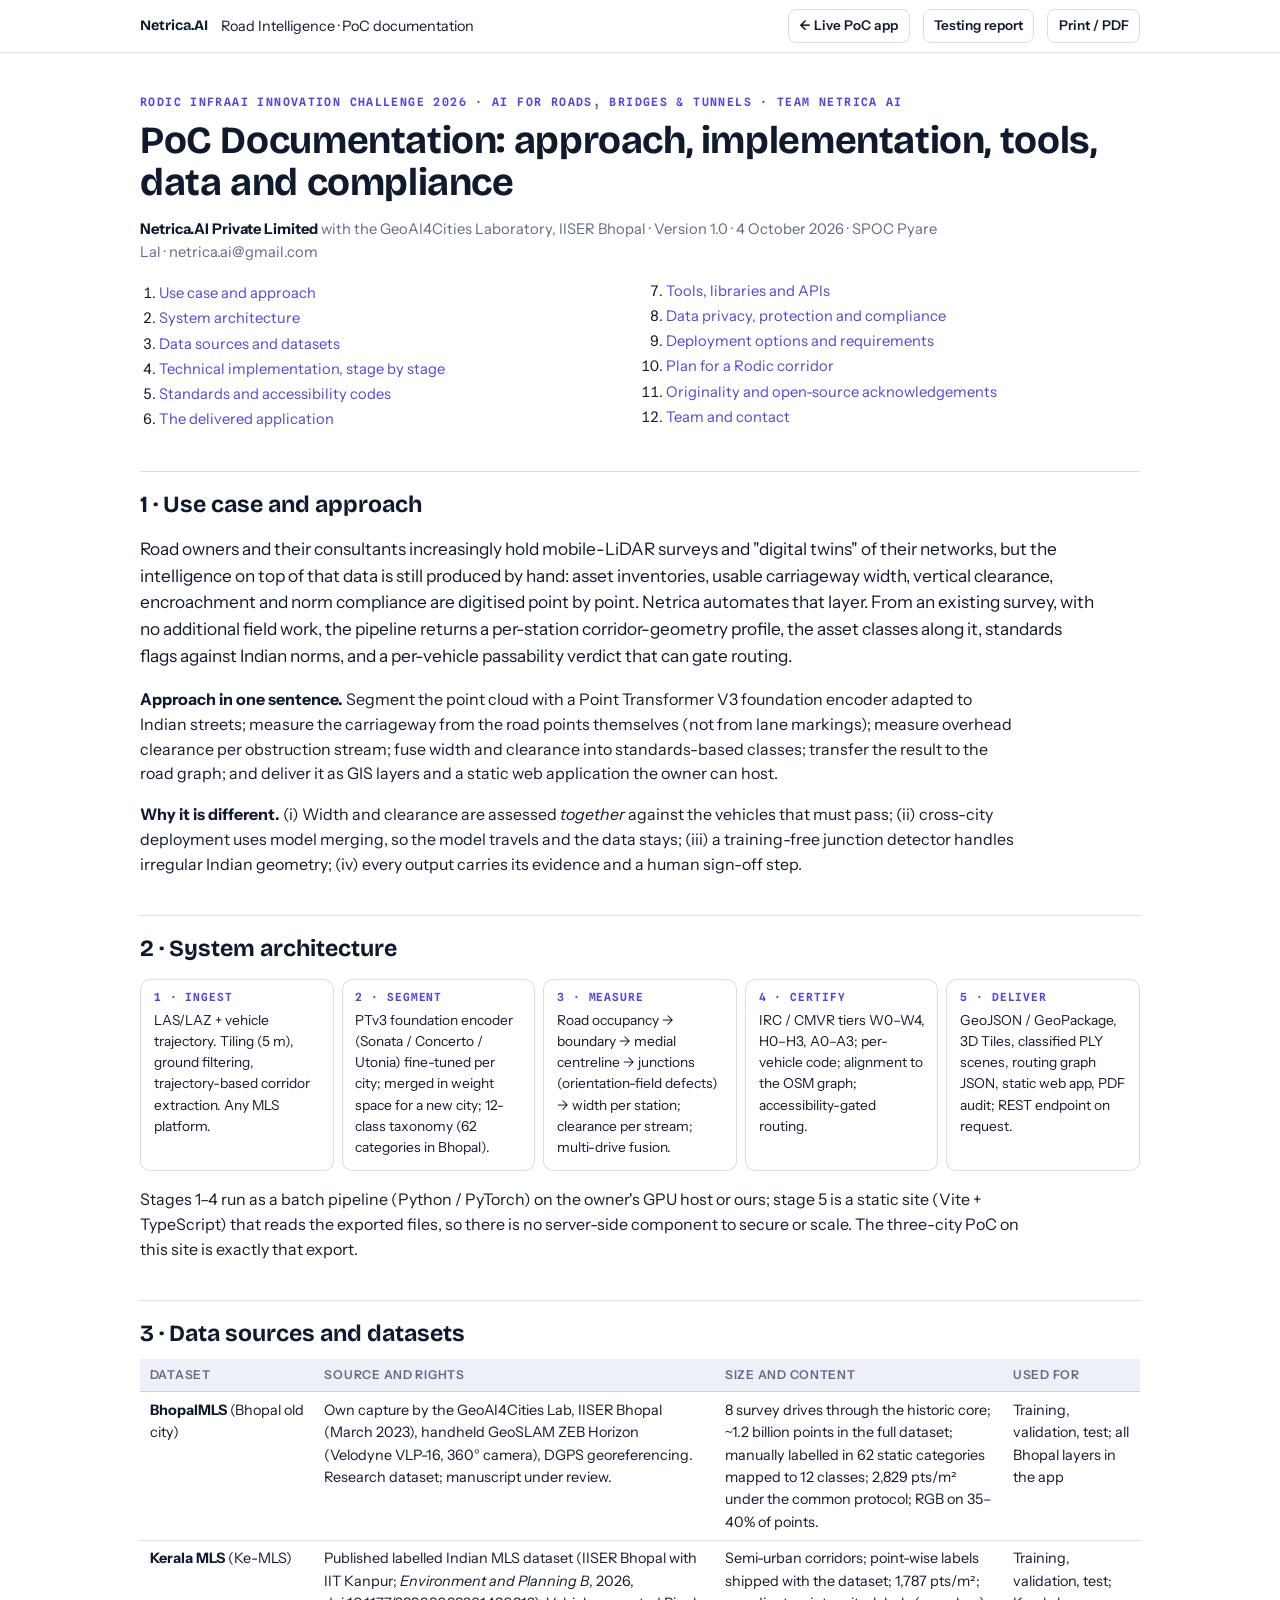
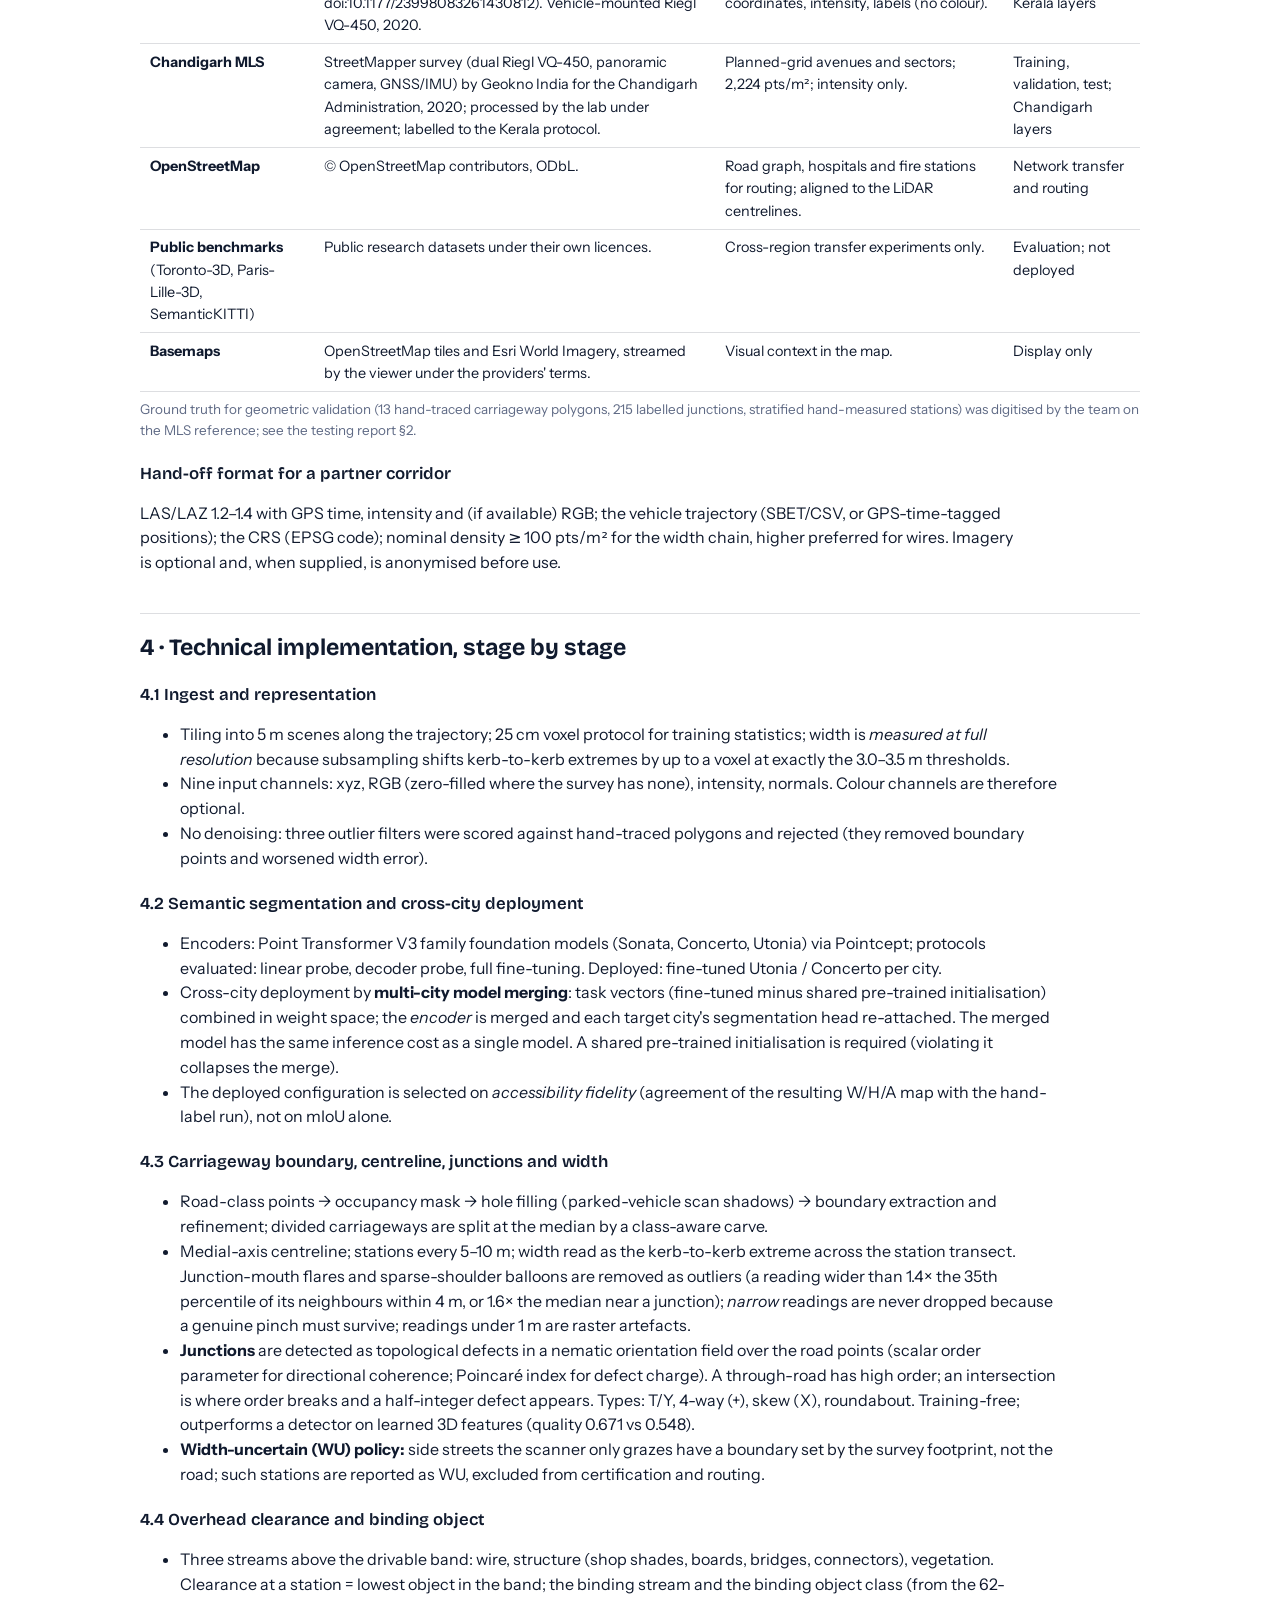
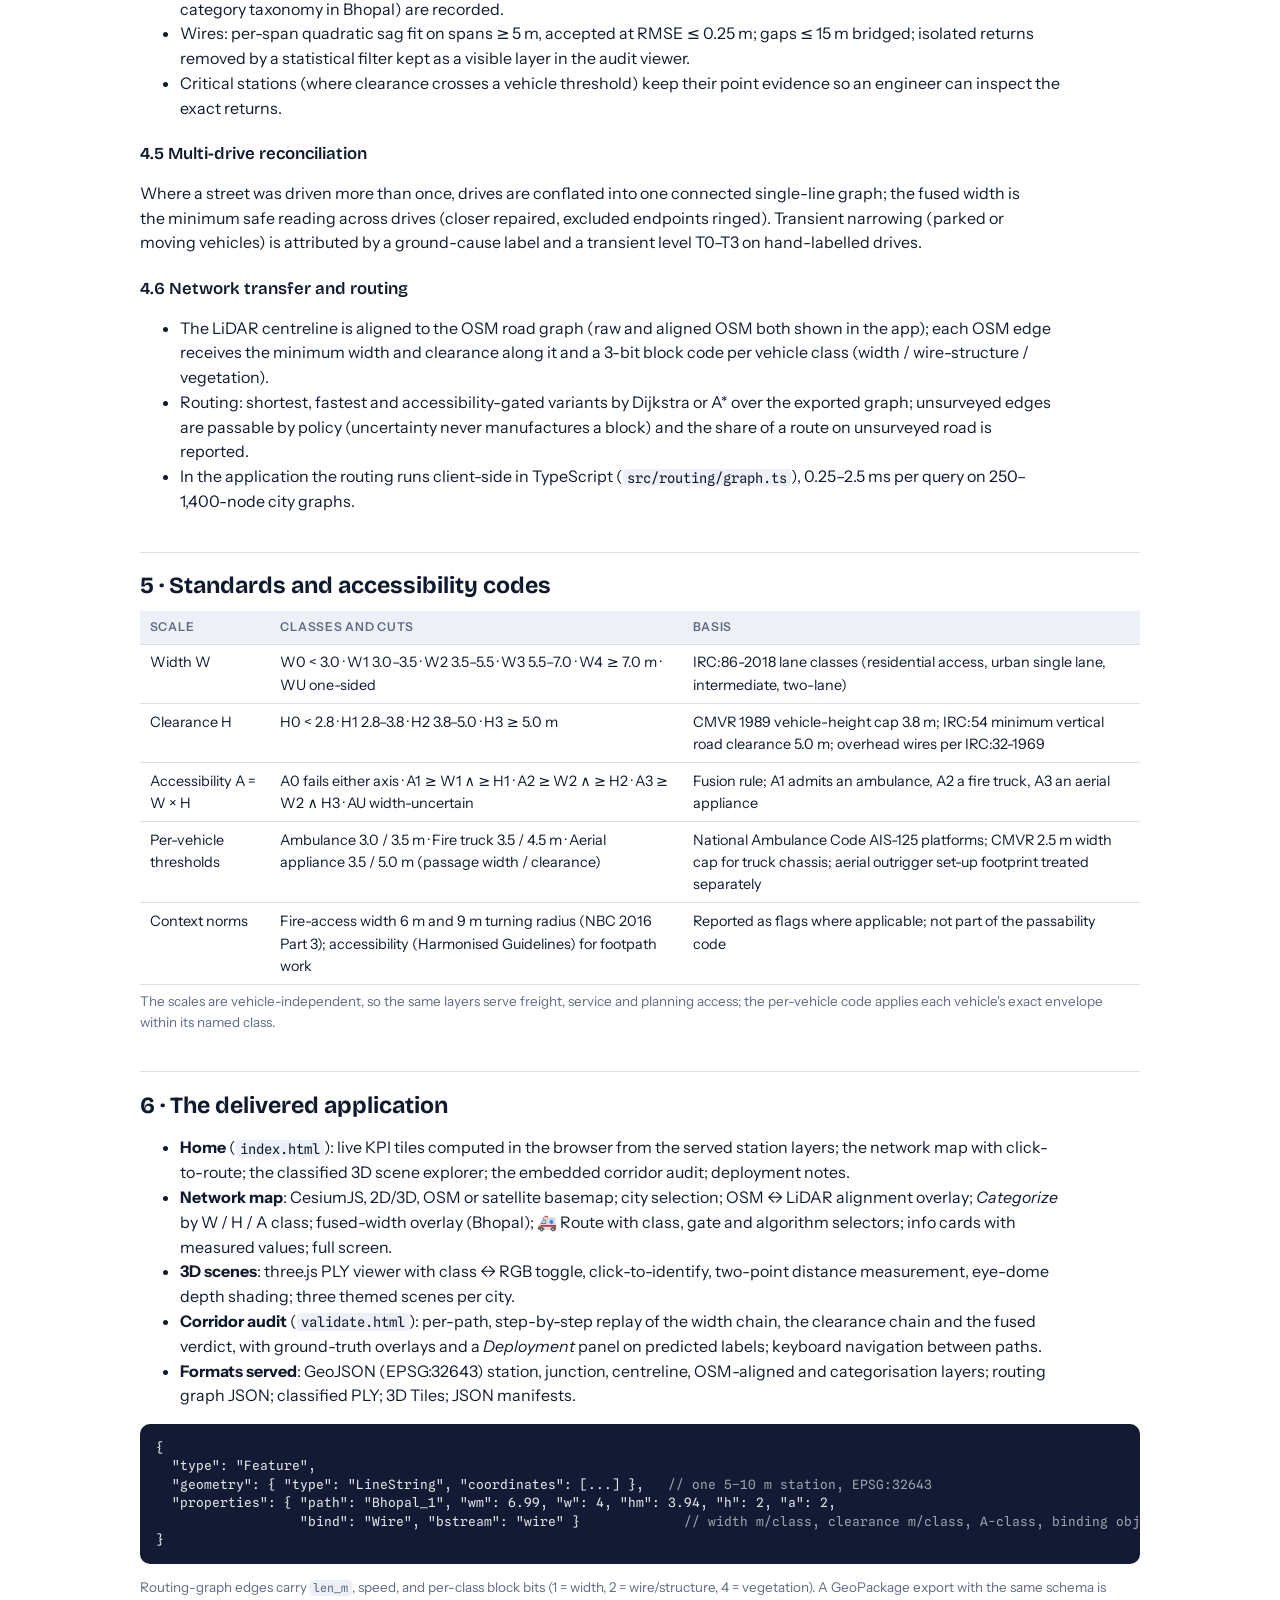
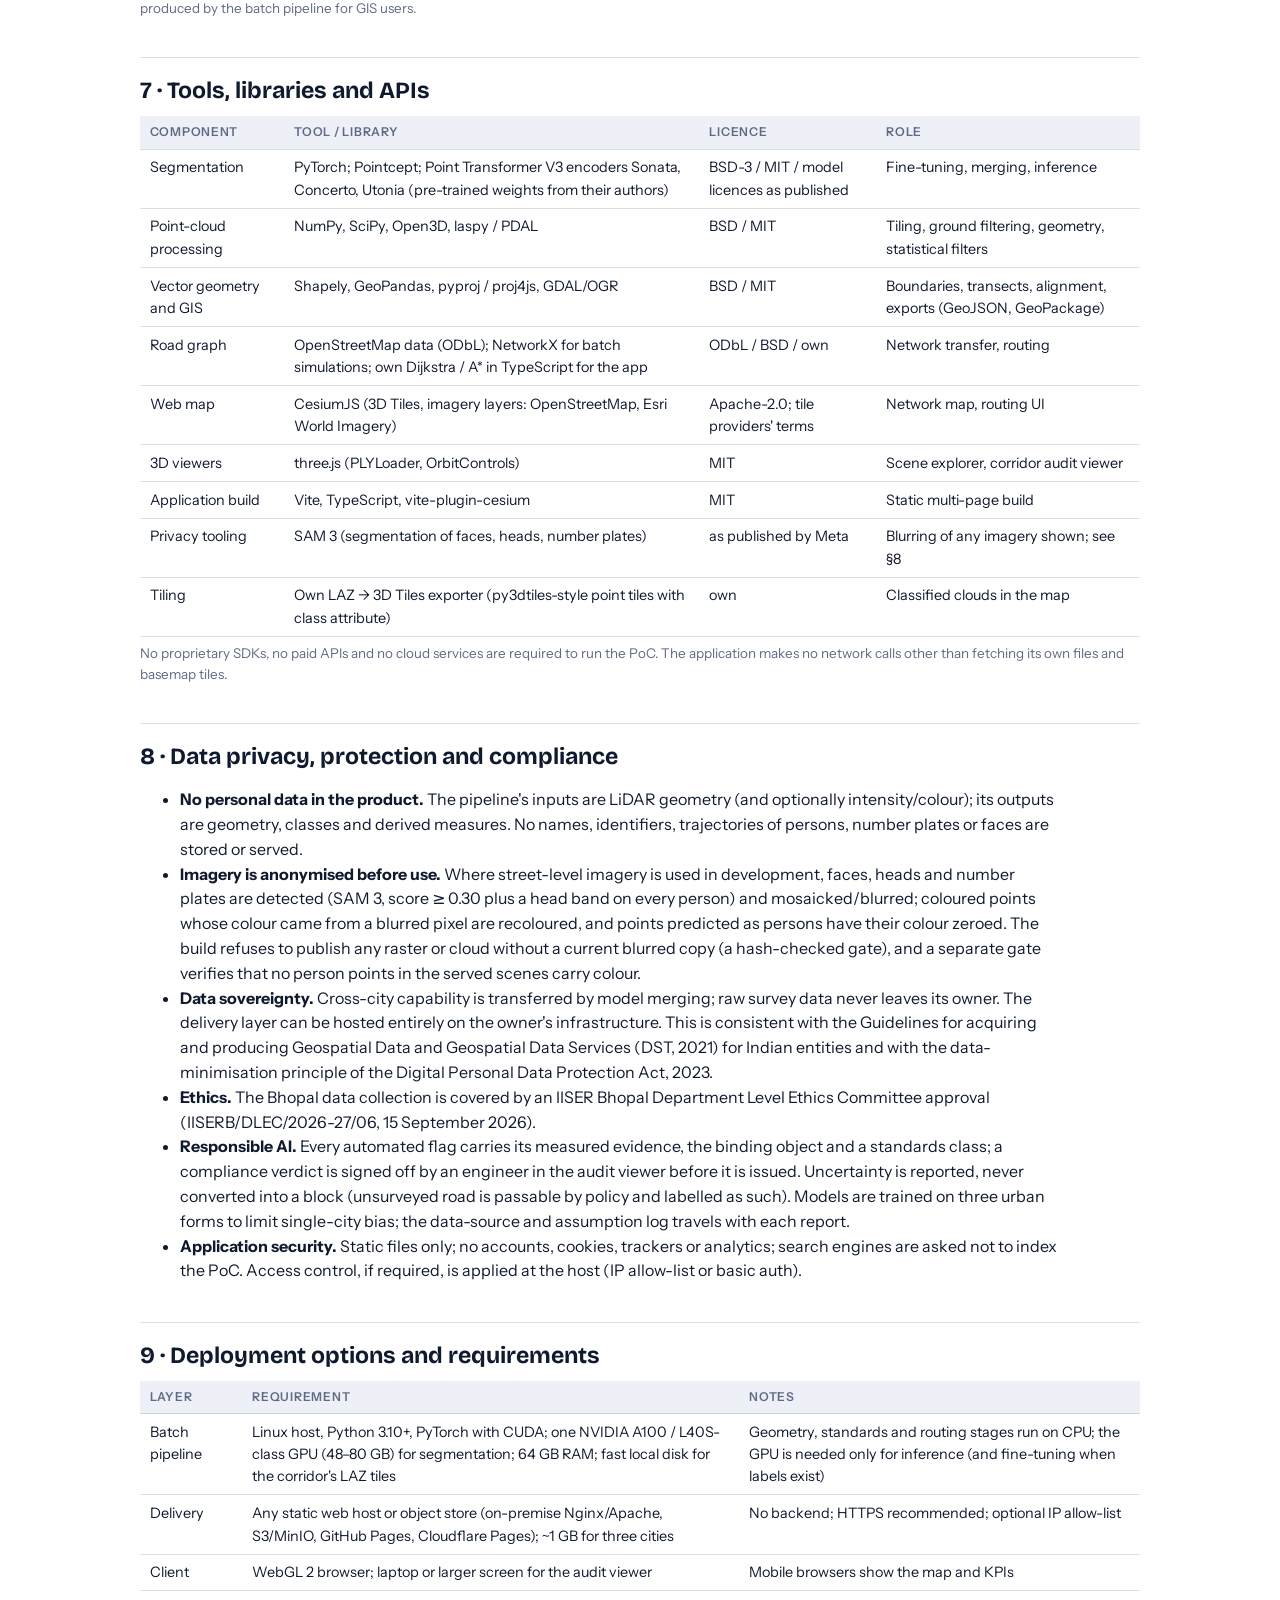
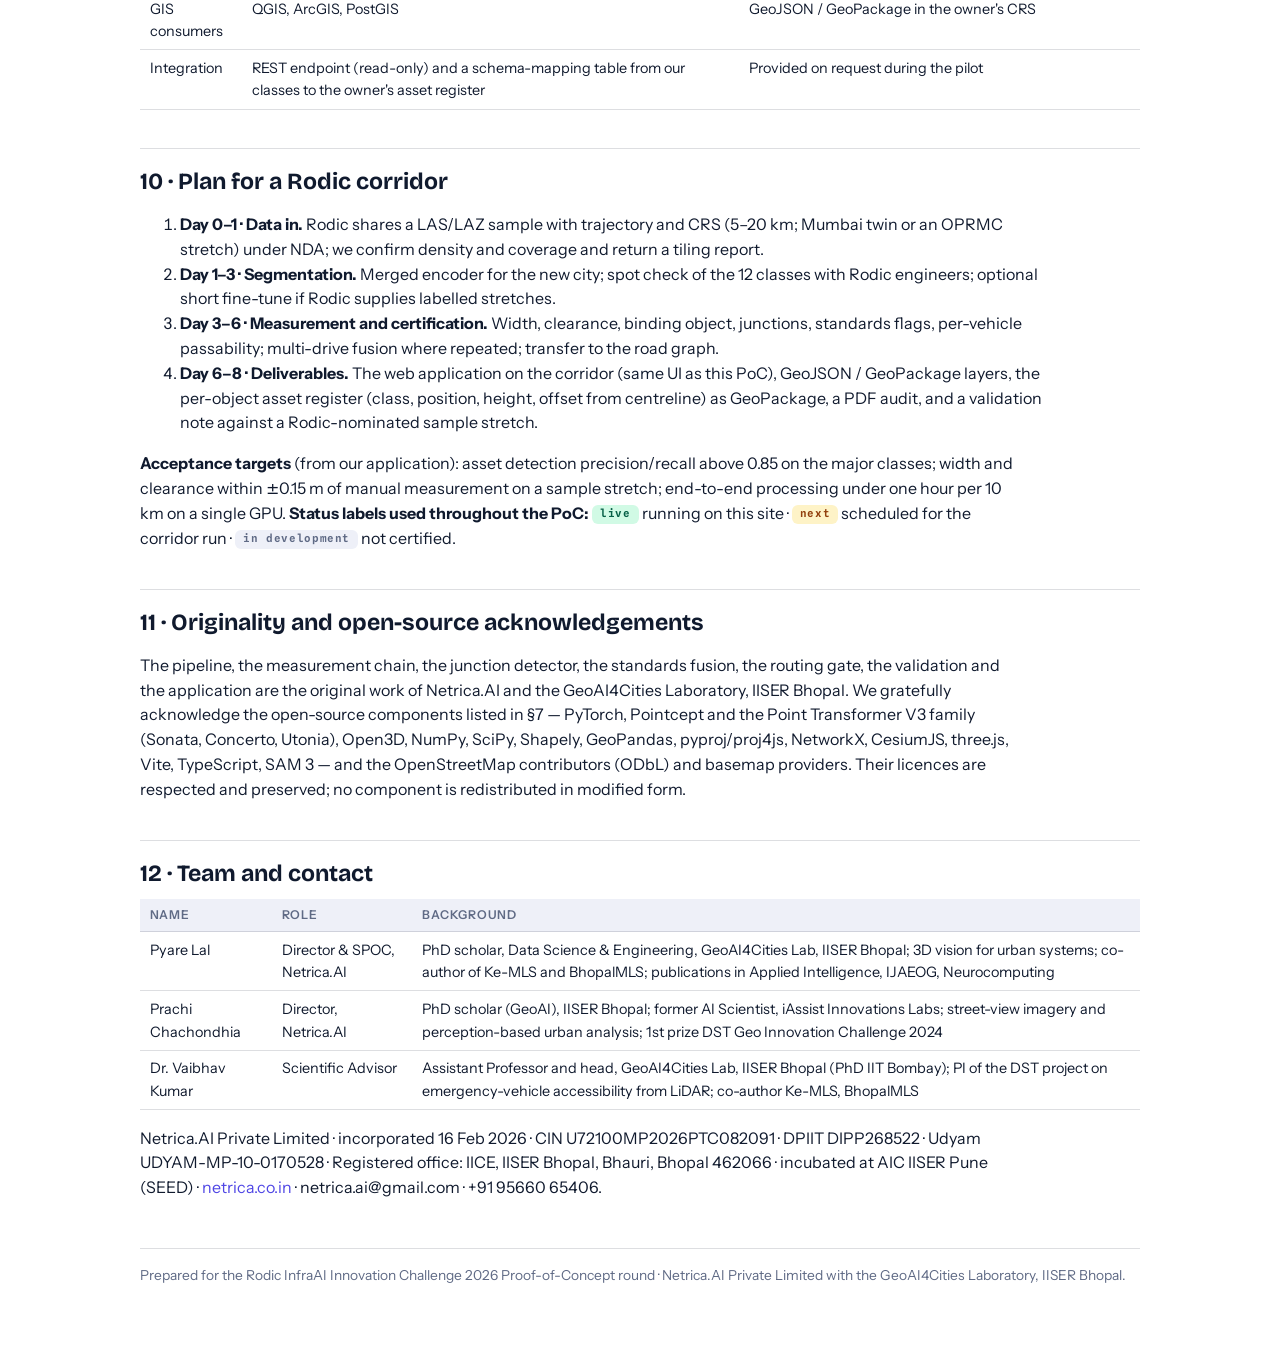
<file: docs.html>
<!doctype html>
<html lang="en">
<head>
  <link rel="stylesheet" href="cesium/Widgets/widgets.css">
  <script src="cesium/Cesium.js"></script>

<meta charset="utf-8" />
<meta name="viewport" content="width=device-width, initial-scale=1" />
<title>Netrica Road Intelligence — PoC Documentation</title>
<meta name="description" content="Documentation for the Netrica.AI Road Intelligence proof of concept (Rodic InfraAI Innovation Challenge 2026): approach, technical implementation, tools, libraries and APIs, data sources, privacy and compliance, deployment, and the plan for a Rodic corridor." />
<meta name="robots" content="noindex, nofollow" />
<link rel="preconnect" href="https://fonts.googleapis.com" />
<link rel="preconnect" href="https://fonts.gstatic.com" crossorigin />
<link rel="stylesheet" href="https://fonts.googleapis.com/css2?family=Bricolage+Grotesque:opsz,wght@12..96,500..700&family=Instrument+Sans:ital,wght@0,400..700;1,400&family=Spline+Sans+Mono:wght@400;500;600&display=swap" />
<style>
  :root { --fg:#101a2e; --muted:#5f6a85; --bg:#fff; --alt:#f7f8fc; --deep:#eef0f8; --accent:#4f46e5; --tint:#e6e6fb;
          --border:rgba(16,26,46,.14); --safe:#0e9f6e; --warn:#d97706; --bad:#e02d3c; --night:#131a33;
          --display:'Bricolage Grotesque','Instrument Sans',system-ui,sans-serif; --body:'Instrument Sans',system-ui,sans-serif; --mono:'Spline Sans Mono',ui-monospace,monospace; }
  * { box-sizing:border-box; }
  html { scroll-behavior:smooth; }
  body { margin:0; font:16px/1.55 var(--body); color:var(--fg); background:var(--bg); }
  a { color:var(--accent); text-decoration:none; } a:hover { text-decoration:underline; }
  .top { position:sticky; top:0; z-index:5; background:rgba(255,255,255,.94); backdrop-filter:blur(8px); border-bottom:1px solid var(--border); }
  .top .in { max-width:1040px; margin:0 auto; padding:.55rem 1.25rem; display:flex; align-items:center; gap:.8rem; font-size:.9rem; }
  .top b { font-family:var(--display); } .top .sp { flex:1; }
  .top a.btn { border:1px solid var(--border); border-radius:8px; padding:.35rem .65rem; color:var(--fg); font-weight:600; font-size:.84rem; }
  .top a.btn:hover { border-color:var(--accent); color:var(--accent); text-decoration:none; }
  main { max-width:1040px; margin:0 auto; padding:2.2rem 1.25rem 4rem; }
  .kicker { font:600 .72rem/1.2 var(--mono); letter-spacing:.12em; text-transform:uppercase; color:var(--accent); }
  h1 { font:700 clamp(1.8rem,3vw,2.5rem)/1.1 var(--display); letter-spacing:-.01em; margin:.4rem 0 .6rem; }
  h2 { font:700 1.45rem/1.2 var(--display); margin:2.4rem 0 .6rem; padding-top:1.2rem; border-top:1px solid var(--border); }
  h3 { font:600 1.05rem/1.3 var(--display); margin:1.4rem 0 .4rem; }
  p, li { max-width:80ch; }
  .meta { color:var(--muted); font-size:.92rem; } .meta b { color:var(--fg); }
  .lead { font-size:1.08rem; }
  table { border-collapse:collapse; width:100%; font-size:.9rem; margin:.7rem 0 .4rem; }
  th, td { padding:.42rem .6rem; border-bottom:1px solid var(--border); text-align:left; vertical-align:top; }
  th { background:var(--deep); font-size:.76rem; letter-spacing:.06em; text-transform:uppercase; color:var(--muted); font-weight:600; }
  .cap { font-size:.84rem; color:var(--muted); margin:0 0 1rem; max-width:none; }
  .note { border-left:4px solid var(--accent); background:var(--alt); padding:.7rem 1rem; border-radius:8px; margin:1rem 0; font-size:.93rem; }
  .warn { border-left-color:var(--warn); }
  code { font-family:var(--mono); font-size:.86em; background:var(--deep); padding:.05em .3em; border-radius:4px; }
  pre { background:var(--night); color:#e5e7eb; border-radius:10px; padding:.9rem 1rem; font:.8rem/1.45 var(--mono); overflow:auto; }
  pre .c { color:#9ca3af; }
  .arch { display:grid; grid-template-columns:repeat(5,1fr); gap:.5rem; margin:1rem 0; }
  @media (max-width:900px) { .arch { grid-template-columns:1fr 1fr; } }
  .arch div { border:1px solid var(--border); border-radius:10px; padding:.7rem .8rem; font-size:.86rem; background:#fff; }
  .arch b { display:block; font:600 .7rem/1.2 var(--mono); letter-spacing:.08em; text-transform:uppercase; color:var(--accent); margin-bottom:.3rem; }
  .toc { columns:2; column-gap:2rem; font-size:.92rem; margin:1rem 0 0; padding-left:1.2rem; }
  .toc li { margin:.15rem 0; break-inside:avoid; }
  .pill { display:inline-block; font:600 .68rem/1 var(--mono); letter-spacing:.06em; padding:.25rem .5rem; border-radius:6px; vertical-align:middle; }
  .live { background:#d1fae5; color:#065f46; } .next { background:#fef3c7; color:#92400e; } .dev { background:var(--deep); color:var(--muted); }
  footer { border-top:1px solid var(--border); margin-top:3rem; padding-top:1rem; color:var(--muted); font-size:.86rem; }
  @media print { .top { display:none; } main { padding:0; max-width:none; } h2 { break-after:avoid; } table, pre { break-inside:avoid; } body { font-size:11.5px; } @page { margin:16mm 14mm; } }
</style>
</head>
<body>
<div class="top"><div class="in"><b>Netrica.AI</b><span>Road Intelligence · PoC documentation</span><span class="sp"></span>
  <a class="btn" href="index.html">← Live PoC app</a><a class="btn" href="report.html">Testing report</a><a class="btn" href="javascript:window.print()">Print / PDF</a></div></div>
<main>
  <span class="kicker">Rodic InfraAI Innovation Challenge 2026 · AI for Roads, Bridges &amp; Tunnels · Team Netrica AI</span>
  <h1>PoC Documentation: approach, implementation, tools, data and compliance</h1>
  <p class="meta"><b>Netrica.AI Private Limited</b> with the GeoAI4Cities Laboratory, IISER Bhopal · Version 1.0 · 4 October 2026 · SPOC Pyare Lal · netrica.ai@gmail.com</p>

  <ol class="toc">
    <li><a href="#d1">Use case and approach</a></li><li><a href="#d2">System architecture</a></li><li><a href="#data">Data sources and datasets</a></li>
    <li><a href="#d4">Technical implementation, stage by stage</a></li><li><a href="#d5">Standards and accessibility codes</a></li>
    <li><a href="#d6">The delivered application</a></li><li><a href="#d7">Tools, libraries and APIs</a></li><li><a href="#d8">Data privacy, protection and compliance</a></li>
    <li><a href="#d9">Deployment options and requirements</a></li><li><a href="#d10">Plan for a Rodic corridor</a></li><li><a href="#d11">Originality and open-source acknowledgements</a></li><li><a href="#d12">Team and contact</a></li>
  </ol>

  <h2 id="d1">1 · Use case and approach</h2>
  <p class="lead">Road owners and their consultants increasingly hold mobile-LiDAR surveys and "digital twins" of their networks, but the intelligence on top of that
    data is still produced by hand: asset inventories, usable carriageway width, vertical clearance, encroachment and norm compliance are digitised point by point.
    Netrica automates that layer. From an existing survey, with no additional field work, the pipeline returns a per-station corridor-geometry profile, the asset
    classes along it, standards flags against Indian norms, and a per-vehicle passability verdict that can gate routing.</p>
  <p><b>Approach in one sentence.</b> Segment the point cloud with a Point Transformer V3 foundation encoder adapted to Indian streets; measure the carriageway from the
    road points themselves (not from lane markings); measure overhead clearance per obstruction stream; fuse width and clearance into standards-based classes;
    transfer the result to the road graph; and deliver it as GIS layers and a static web application the owner can host.</p>
  <p><b>Why it is different.</b> (i) Width and clearance are assessed <i>together</i> against the vehicles that must pass; (ii) cross-city deployment uses model merging, so the
    model travels and the data stays; (iii) a training-free junction detector handles irregular Indian geometry; (iv) every output carries its evidence and a human sign-off step.</p>

  <h2 id="d2">2 · System architecture</h2>
  <div class="arch">
    <div><b>1 · Ingest</b>LAS/LAZ + vehicle trajectory. Tiling (5 m), ground filtering, trajectory-based corridor extraction. Any MLS platform.</div>
    <div><b>2 · Segment</b>PTv3 foundation encoder (Sonata / Concerto / Utonia) fine-tuned per city; merged in weight space for a new city; 12-class taxonomy (62 categories in Bhopal).</div>
    <div><b>3 · Measure</b>Road occupancy → boundary → medial centreline → junctions (orientation-field defects) → width per station; clearance per stream; multi-drive fusion.</div>
    <div><b>4 · Certify</b>IRC / CMVR tiers W0–W4, H0–H3, A0–A3; per-vehicle code; alignment to the OSM graph; accessibility-gated routing.</div>
    <div><b>5 · Deliver</b>GeoJSON / GeoPackage, 3D Tiles, classified PLY scenes, routing graph JSON, static web app, PDF audit; REST endpoint on request.</div>
  </div>
  <p>Stages 1–4 run as a batch pipeline (Python / PyTorch) on the owner's GPU host or ours; stage 5 is a static site (Vite + TypeScript) that reads the exported files, so
    there is no server-side component to secure or scale. The three-city PoC on this site is exactly that export.</p>

  <h2 id="data">3 · Data sources and datasets</h2>
  <table>
    <thead><tr><th>Dataset</th><th>Source and rights</th><th>Size and content</th><th>Used for</th></tr></thead>
    <tbody>
      <tr><td><b>BhopalMLS</b> (Bhopal old city)</td><td>Own capture by the GeoAI4Cities Lab, IISER Bhopal (March 2023), handheld GeoSLAM ZEB Horizon (Velodyne VLP-16, 360° camera), DGPS georeferencing. Research dataset; manuscript under review.</td><td>8 survey drives through the historic core; ~1.2 billion points in the full dataset; manually labelled in 62 static categories mapped to 12 classes; 2,829 pts/m² under the common protocol; RGB on 35–40% of points.</td><td>Training, validation, test; all Bhopal layers in the app</td></tr>
      <tr><td><b>Kerala MLS</b> (Ke-MLS)</td><td>Published labelled Indian MLS dataset (IISER Bhopal with IIT Kanpur; <i>Environment and Planning B</i>, 2026, doi:10.1177/23998083261430812). Vehicle-mounted Riegl VQ-450, 2020.</td><td>Semi-urban corridors; point-wise labels shipped with the dataset; 1,787 pts/m²; coordinates, intensity, labels (no colour).</td><td>Training, validation, test; Kerala layers</td></tr>
      <tr><td><b>Chandigarh MLS</b></td><td>StreetMapper survey (dual Riegl VQ-450, panoramic camera, GNSS/IMU) by Geokno India for the Chandigarh Administration, 2020; processed by the lab under agreement; labelled to the Kerala protocol.</td><td>Planned-grid avenues and sectors; 2,224 pts/m²; intensity only.</td><td>Training, validation, test; Chandigarh layers</td></tr>
      <tr><td><b>OpenStreetMap</b></td><td>© OpenStreetMap contributors, ODbL.</td><td>Road graph, hospitals and fire stations for routing; aligned to the LiDAR centrelines.</td><td>Network transfer and routing</td></tr>
      <tr><td><b>Public benchmarks</b> (Toronto-3D, Paris-Lille-3D, SemanticKITTI)</td><td>Public research datasets under their own licences.</td><td>Cross-region transfer experiments only.</td><td>Evaluation; not deployed</td></tr>
      <tr><td><b>Basemaps</b></td><td>OpenStreetMap tiles and Esri World Imagery, streamed by the viewer under the providers' terms.</td><td>Visual context in the map.</td><td>Display only</td></tr>
    </tbody>
  </table>
  <p class="cap">Ground truth for geometric validation (13 hand-traced carriageway polygons, 215 labelled junctions, stratified hand-measured stations) was digitised by the team on the MLS reference; see the testing report §2.</p>
  <h3>Hand-off format for a partner corridor</h3>
  <p>LAS/LAZ 1.2–1.4 with GPS time, intensity and (if available) RGB; the vehicle trajectory (SBET/CSV, or GPS-time-tagged positions); the CRS (EPSG code); nominal density ≥ 100 pts/m² for the width chain, higher preferred for wires. Imagery is optional and, when supplied, is anonymised before use.</p>

  <h2 id="d4">4 · Technical implementation, stage by stage</h2>
  <h3>4.1 Ingest and representation</h3>
  <ul>
    <li>Tiling into 5 m scenes along the trajectory; 25 cm voxel protocol for training statistics; width is <i>measured at full resolution</i> because subsampling shifts kerb-to-kerb extremes by up to a voxel at exactly the 3.0–3.5 m thresholds.</li>
    <li>Nine input channels: xyz, RGB (zero-filled where the survey has none), intensity, normals. Colour channels are therefore optional.</li>
    <li>No denoising: three outlier filters were scored against hand-traced polygons and rejected (they removed boundary points and worsened width error).</li>
  </ul>
  <h3>4.2 Semantic segmentation and cross-city deployment</h3>
  <ul>
    <li>Encoders: Point Transformer V3 family foundation models (Sonata, Concerto, Utonia) via Pointcept; protocols evaluated: linear probe, decoder probe, full fine-tuning. Deployed: fine-tuned Utonia / Concerto per city.</li>
    <li>Cross-city deployment by <b>multi-city model merging</b>: task vectors (fine-tuned minus shared pre-trained initialisation) combined in weight space; the <i>encoder</i> is merged and each target city's segmentation head re-attached. The merged model has the same inference cost as a single model. A shared pre-trained initialisation is required (violating it collapses the merge).</li>
    <li>The deployed configuration is selected on <i>accessibility fidelity</i> (agreement of the resulting W/H/A map with the hand-label run), not on mIoU alone.</li>
  </ul>
  <h3>4.3 Carriageway boundary, centreline, junctions and width</h3>
  <ul>
    <li>Road-class points → occupancy mask → hole filling (parked-vehicle scan shadows) → boundary extraction and refinement; divided carriageways are split at the median by a class-aware carve.</li>
    <li>Medial-axis centreline; stations every 5–10 m; width read as the kerb-to-kerb extreme across the station transect. Junction-mouth flares and sparse-shoulder balloons are removed as outliers (a reading wider than 1.4× the 35th percentile of its neighbours within 4 m, or 1.6× the median near a junction); <i>narrow</i> readings are never dropped because a genuine pinch must survive; readings under 1 m are raster artefacts.</li>
    <li><b>Junctions</b> are detected as topological defects in a nematic orientation field over the road points (scalar order parameter for directional coherence; Poincaré index for defect charge). A through-road has high order; an intersection is where order breaks and a half-integer defect appears. Types: T/Y, 4-way (+), skew (X), roundabout. Training-free; outperforms a detector on learned 3D features (quality 0.671 vs 0.548).</li>
    <li><b>Width-uncertain (WU) policy:</b> side streets the scanner only grazes have a boundary set by the survey footprint, not the road; such stations are reported as WU, excluded from certification and routing.</li>
  </ul>
  <h3>4.4 Overhead clearance and binding object</h3>
  <ul>
    <li>Three streams above the drivable band: wire, structure (shop shades, boards, bridges, connectors), vegetation. Clearance at a station = lowest object in the band; the binding stream and the binding object class (from the 62-category taxonomy in Bhopal) are recorded.</li>
    <li>Wires: per-span quadratic sag fit on spans ≥ 5 m, accepted at RMSE ≤ 0.25 m; gaps ≤ 15 m bridged; isolated returns removed by a statistical filter kept as a visible layer in the audit viewer.</li>
    <li>Critical stations (where clearance crosses a vehicle threshold) keep their point evidence so an engineer can inspect the exact returns.</li>
  </ul>
  <h3>4.5 Multi-drive reconciliation</h3>
  <p>Where a street was driven more than once, drives are conflated into one connected single-line graph; the fused width is the minimum safe reading across drives (closer repaired, excluded endpoints ringed). Transient narrowing (parked or moving vehicles) is attributed by a ground-cause label and a transient level T0–T3 on hand-labelled drives.</p>
  <h3>4.6 Network transfer and routing</h3>
  <ul>
    <li>The LiDAR centreline is aligned to the OSM road graph (raw and aligned OSM both shown in the app); each OSM edge receives the minimum width and clearance along it and a 3-bit block code per vehicle class (width / wire-structure / vegetation).</li>
    <li>Routing: shortest, fastest and accessibility-gated variants by Dijkstra or A* over the exported graph; unsurveyed edges are passable by policy (uncertainty never manufactures a block) and the share of a route on unsurveyed road is reported.</li>
    <li>In the application the routing runs client-side in TypeScript (<code>src/routing/graph.ts</code>), 0.25–2.5 ms per query on 250–1,400-node city graphs.</li>
  </ul>

  <h2 id="d5">5 · Standards and accessibility codes</h2>
  <table>
    <thead><tr><th>Scale</th><th>Classes and cuts</th><th>Basis</th></tr></thead>
    <tbody>
      <tr><td>Width W</td><td>W0 &lt; 3.0 · W1 3.0–3.5 · W2 3.5–5.5 · W3 5.5–7.0 · W4 ≥ 7.0 m · WU one-sided</td><td>IRC:86-2018 lane classes (residential access, urban single lane, intermediate, two-lane)</td></tr>
      <tr><td>Clearance H</td><td>H0 &lt; 2.8 · H1 2.8–3.8 · H2 3.8–5.0 · H3 ≥ 5.0 m</td><td>CMVR 1989 vehicle-height cap 3.8 m; IRC:54 minimum vertical road clearance 5.0 m; overhead wires per IRC:32-1969</td></tr>
      <tr><td>Accessibility A = W × H</td><td>A0 fails either axis · A1 ≥ W1 ∧ ≥ H1 · A2 ≥ W2 ∧ ≥ H2 · A3 ≥ W2 ∧ H3 · AU width-uncertain</td><td>Fusion rule; A1 admits an ambulance, A2 a fire truck, A3 an aerial appliance</td></tr>
      <tr><td>Per-vehicle thresholds</td><td>Ambulance 3.0 / 3.5 m · Fire truck 3.5 / 4.5 m · Aerial appliance 3.5 / 5.0 m (passage width / clearance)</td><td>National Ambulance Code AIS-125 platforms; CMVR 2.5 m width cap for truck chassis; aerial outrigger set-up footprint treated separately</td></tr>
      <tr><td>Context norms</td><td>Fire-access width 6 m and 9 m turning radius (NBC 2016 Part 3); accessibility (Harmonised Guidelines) for footpath work</td><td>Reported as flags where applicable; not part of the passability code</td></tr>
    </tbody>
  </table>
  <p class="cap">The scales are vehicle-independent, so the same layers serve freight, service and planning access; the per-vehicle code applies each vehicle's exact envelope within its named class.</p>

  <h2 id="d6">6 · The delivered application</h2>
  <ul>
    <li><b>Home</b> (<code>index.html</code>): live KPI tiles computed in the browser from the served station layers; the network map with click-to-route; the classified 3D scene explorer; the embedded corridor audit; deployment notes.</li>
    <li><b>Network map</b>: CesiumJS, 2D/3D, OSM or satellite basemap; city selection; OSM ↔ LiDAR alignment overlay; <i>Categorize</i> by W / H / A class; fused-width overlay (Bhopal); 🚑 Route with class, gate and algorithm selectors; info cards with measured values; full screen.</li>
    <li><b>3D scenes</b>: three.js PLY viewer with class ↔ RGB toggle, click-to-identify, two-point distance measurement, eye-dome depth shading; three themed scenes per city.</li>
    <li><b>Corridor audit</b> (<code>validate.html</code>): per-path, step-by-step replay of the width chain, the clearance chain and the fused verdict, with ground-truth overlays and a <i>Deployment</i> panel on predicted labels; keyboard navigation between paths.</li>
    <li><b>Formats served</b>: GeoJSON (EPSG:32643) station, junction, centreline, OSM-aligned and categorisation layers; routing graph JSON; classified PLY; 3D Tiles; JSON manifests.</li>
  </ul>
  <pre>{
  "type": "Feature",
  "geometry": { "type": "LineString", "coordinates": [...] },   <span class="c">// one 5–10 m station, EPSG:32643</span>
  "properties": { "path": "Bhopal_1", "wm": 6.99, "w": 4, "hm": 3.94, "h": 2, "a": 2,
                  "bind": "Wire", "bstream": "wire" }             <span class="c">// width m/class, clearance m/class, A-class, binding object</span>
}</pre>
  <p class="cap">Routing-graph edges carry <code>len_m</code>, speed, and per-class block bits (1 = width, 2 = wire/structure, 4 = vegetation). A GeoPackage export with the same schema is produced by the batch pipeline for GIS users.</p>

  <h2 id="d7">7 · Tools, libraries and APIs</h2>
  <table>
    <thead><tr><th>Component</th><th>Tool / library</th><th>Licence</th><th>Role</th></tr></thead>
    <tbody>
      <tr><td>Segmentation</td><td>PyTorch; Pointcept; Point Transformer V3 encoders Sonata, Concerto, Utonia (pre-trained weights from their authors)</td><td>BSD-3 / MIT / model licences as published</td><td>Fine-tuning, merging, inference</td></tr>
      <tr><td>Point-cloud processing</td><td>NumPy, SciPy, Open3D, laspy / PDAL</td><td>BSD / MIT</td><td>Tiling, ground filtering, geometry, statistical filters</td></tr>
      <tr><td>Vector geometry and GIS</td><td>Shapely, GeoPandas, pyproj / proj4js, GDAL/OGR</td><td>BSD / MIT</td><td>Boundaries, transects, alignment, exports (GeoJSON, GeoPackage)</td></tr>
      <tr><td>Road graph</td><td>OpenStreetMap data (ODbL); NetworkX for batch simulations; own Dijkstra / A* in TypeScript for the app</td><td>ODbL / BSD / own</td><td>Network transfer, routing</td></tr>
      <tr><td>Web map</td><td>CesiumJS (3D Tiles, imagery layers: OpenStreetMap, Esri World Imagery)</td><td>Apache-2.0; tile providers' terms</td><td>Network map, routing UI</td></tr>
      <tr><td>3D viewers</td><td>three.js (PLYLoader, OrbitControls)</td><td>MIT</td><td>Scene explorer, corridor audit viewer</td></tr>
      <tr><td>Application build</td><td>Vite, TypeScript, vite-plugin-cesium</td><td>MIT</td><td>Static multi-page build</td></tr>
      <tr><td>Privacy tooling</td><td>SAM 3 (segmentation of faces, heads, number plates)</td><td>as published by Meta</td><td>Blurring of any imagery shown; see §8</td></tr>
      <tr><td>Tiling</td><td>Own LAZ → 3D Tiles exporter (py3dtiles-style point tiles with class attribute)</td><td>own</td><td>Classified clouds in the map</td></tr>
    </tbody>
  </table>
  <p class="cap">No proprietary SDKs, no paid APIs and no cloud services are required to run the PoC. The application makes no network calls other than fetching its own files and basemap tiles.</p>

  <h2 id="d8">8 · Data privacy, protection and compliance</h2>
  <ul>
    <li><b>No personal data in the product.</b> The pipeline's inputs are LiDAR geometry (and optionally intensity/colour); its outputs are geometry, classes and derived measures. No names, identifiers, trajectories of persons, number plates or faces are stored or served.</li>
    <li><b>Imagery is anonymised before use.</b> Where street-level imagery is used in development, faces, heads and number plates are detected (SAM 3, score ≥ 0.30 plus a head band on every person) and mosaicked/blurred; coloured points whose colour came from a blurred pixel are recoloured, and points predicted as persons have their colour zeroed. The build refuses to publish any raster or cloud without a current blurred copy (a hash-checked gate), and a separate gate verifies that no person points in the served scenes carry colour.</li>
    <li><b>Data sovereignty.</b> Cross-city capability is transferred by model merging; raw survey data never leaves its owner. The delivery layer can be hosted entirely on the owner's infrastructure. This is consistent with the Guidelines for acquiring and producing Geospatial Data and Geospatial Data Services (DST, 2021) for Indian entities and with the data-minimisation principle of the Digital Personal Data Protection Act, 2023.</li>
    <li><b>Ethics.</b> The Bhopal data collection is covered by an IISER Bhopal Department Level Ethics Committee approval (IISERB/DLEC/2026-27/06, 15 September 2026).</li>
    <li><b>Responsible AI.</b> Every automated flag carries its measured evidence, the binding object and a standards class; a compliance verdict is signed off by an engineer in the audit viewer before it is issued. Uncertainty is reported, never converted into a block (unsurveyed road is passable by policy and labelled as such). Models are trained on three urban forms to limit single-city bias; the data-source and assumption log travels with each report.</li>
    <li><b>Application security.</b> Static files only; no accounts, cookies, trackers or analytics; search engines are asked not to index the PoC. Access control, if required, is applied at the host (IP allow-list or basic auth).</li>
  </ul>

  <h2 id="d9">9 · Deployment options and requirements</h2>
  <table>
    <thead><tr><th>Layer</th><th>Requirement</th><th>Notes</th></tr></thead>
    <tbody>
      <tr><td>Batch pipeline</td><td>Linux host, Python 3.10+, PyTorch with CUDA; one NVIDIA A100 / L40S-class GPU (48–80 GB) for segmentation; 64 GB RAM; fast local disk for the corridor's LAZ tiles</td><td>Geometry, standards and routing stages run on CPU; the GPU is needed only for inference (and fine-tuning when labels exist)</td></tr>
      <tr><td>Delivery</td><td>Any static web host or object store (on-premise Nginx/Apache, S3/MinIO, GitHub Pages, Cloudflare Pages); ~1 GB for three cities</td><td>No backend; HTTPS recommended; optional IP allow-list</td></tr>
      <tr><td>Client</td><td>WebGL 2 browser; laptop or larger screen for the audit viewer</td><td>Mobile browsers show the map and KPIs</td></tr>
      <tr><td>GIS consumers</td><td>QGIS, ArcGIS, PostGIS</td><td>GeoJSON / GeoPackage in the owner's CRS</td></tr>
      <tr><td>Integration</td><td>REST endpoint (read-only) and a schema-mapping table from our classes to the owner's asset register</td><td>Provided on request during the pilot</td></tr>
    </tbody>
  </table>

  <h2 id="d10">10 · Plan for a Rodic corridor</h2>
  <ol>
    <li><b>Day 0–1 · Data in.</b> Rodic shares a LAS/LAZ sample with trajectory and CRS (5–20 km; Mumbai twin or an OPRMC stretch) under NDA; we confirm density and coverage and return a tiling report.</li>
    <li><b>Day 1–3 · Segmentation.</b> Merged encoder for the new city; spot check of the 12 classes with Rodic engineers; optional short fine-tune if Rodic supplies labelled stretches.</li>
    <li><b>Day 3–6 · Measurement and certification.</b> Width, clearance, binding object, junctions, standards flags, per-vehicle passability; multi-drive fusion where repeated; transfer to the road graph.</li>
    <li><b>Day 6–8 · Deliverables.</b> The web application on the corridor (same UI as this PoC), GeoJSON / GeoPackage layers, the per-object asset register (class, position, height, offset from centreline) as GeoPackage, a PDF audit, and a validation note against a Rodic-nominated sample stretch.</li>
  </ol>
  <p><b>Acceptance targets</b> (from our application): asset detection precision/recall above 0.85 on the major classes; width and clearance within ±0.15 m of manual measurement on a sample stretch; end-to-end processing under one hour per 10 km on a single GPU. <b>Status labels used throughout the PoC:</b>
    <span class="pill live">live</span> running on this site · <span class="pill next">next</span> scheduled for the corridor run · <span class="pill dev">in development</span> not certified.</p>

  <h2 id="d11">11 · Originality and open-source acknowledgements</h2>
  <p>The pipeline, the measurement chain, the junction detector, the standards fusion, the routing gate, the validation and the application are the original work of Netrica.AI and the
    GeoAI4Cities Laboratory, IISER Bhopal. We gratefully acknowledge the open-source components listed in §7 — PyTorch, Pointcept and the Point Transformer V3 family (Sonata, Concerto,
    Utonia), Open3D, NumPy, SciPy, Shapely, GeoPandas, pyproj/proj4js, NetworkX, CesiumJS, three.js, Vite, TypeScript, SAM 3 — and the OpenStreetMap contributors (ODbL) and basemap
    providers. Their licences are respected and preserved; no component is redistributed in modified form.</p>

  <h2 id="d12">12 · Team and contact</h2>
  <table>
    <thead><tr><th>Name</th><th>Role</th><th>Background</th></tr></thead>
    <tbody>
      <tr><td>Pyare Lal</td><td>Director &amp; SPOC, Netrica.AI</td><td>PhD scholar, Data Science &amp; Engineering, GeoAI4Cities Lab, IISER Bhopal; 3D vision for urban systems; co-author of Ke-MLS and BhopalMLS; publications in Applied Intelligence, IJAEOG, Neurocomputing</td></tr>
      <tr><td>Prachi Chachondhia</td><td>Director, Netrica.AI</td><td>PhD scholar (GeoAI), IISER Bhopal; former AI Scientist, iAssist Innovations Labs; street-view imagery and perception-based urban analysis; 1st prize DST Geo Innovation Challenge 2024</td></tr>
      <tr><td>Dr. Vaibhav Kumar</td><td>Scientific Advisor</td><td>Assistant Professor and head, GeoAI4Cities Lab, IISER Bhopal (PhD IIT Bombay); PI of the DST project on emergency-vehicle accessibility from LiDAR; co-author Ke-MLS, BhopalMLS</td></tr>
    </tbody>
  </table>
  <p>Netrica.AI Private Limited · incorporated 16 Feb 2026 · CIN U72100MP2026PTC082091 · DPIIT DIPP268522 · Udyam UDYAM-MP-10-0170528 · Registered office: IICE, IISER Bhopal, Bhauri, Bhopal 462066 ·
    incubated at AIC IISER Pune (SEED) · <a href="https://netrica.co.in/">netrica.co.in</a> · netrica.ai@gmail.com · +91 95660 65406.</p>

  <footer>Prepared for the Rodic InfraAI Innovation Challenge 2026 Proof-of-Concept round · Netrica.AI Private Limited with the GeoAI4Cities Laboratory, IISER Bhopal.</footer>
</main>
</body>
</html>
</file>
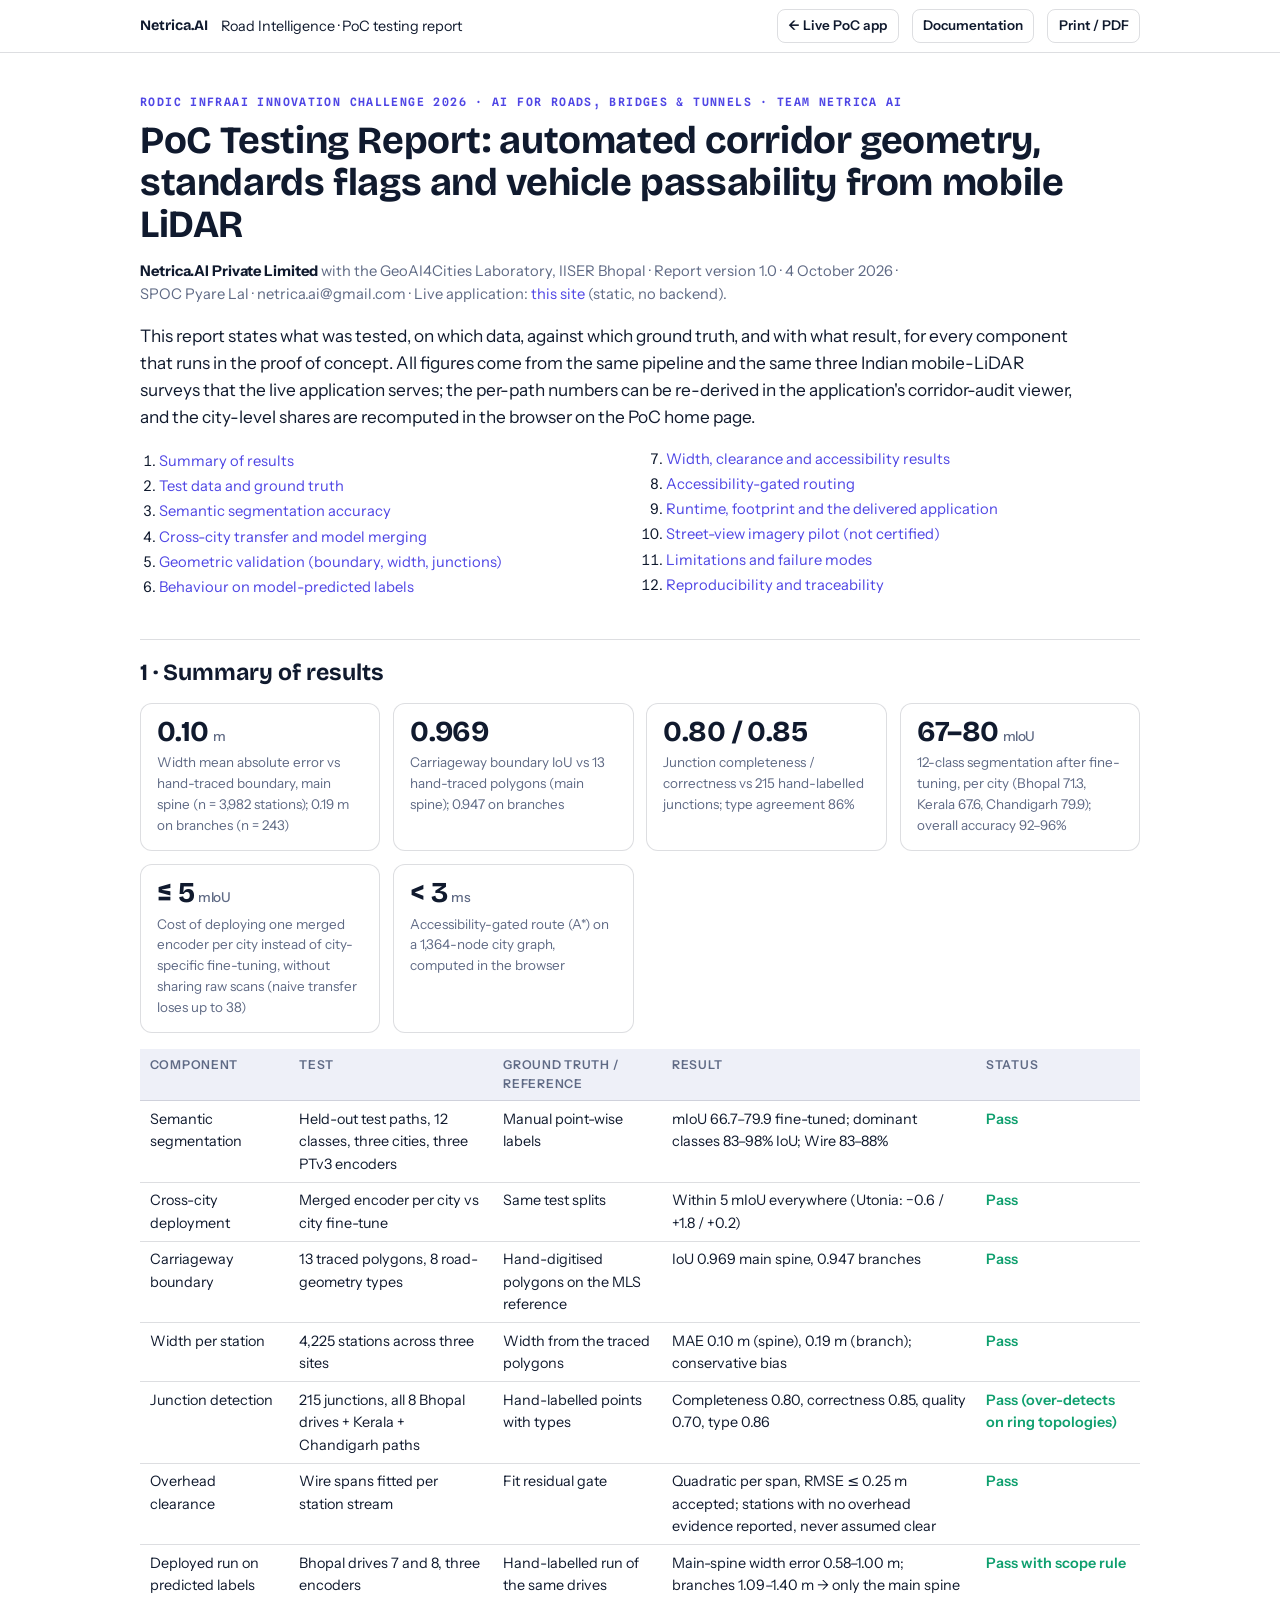
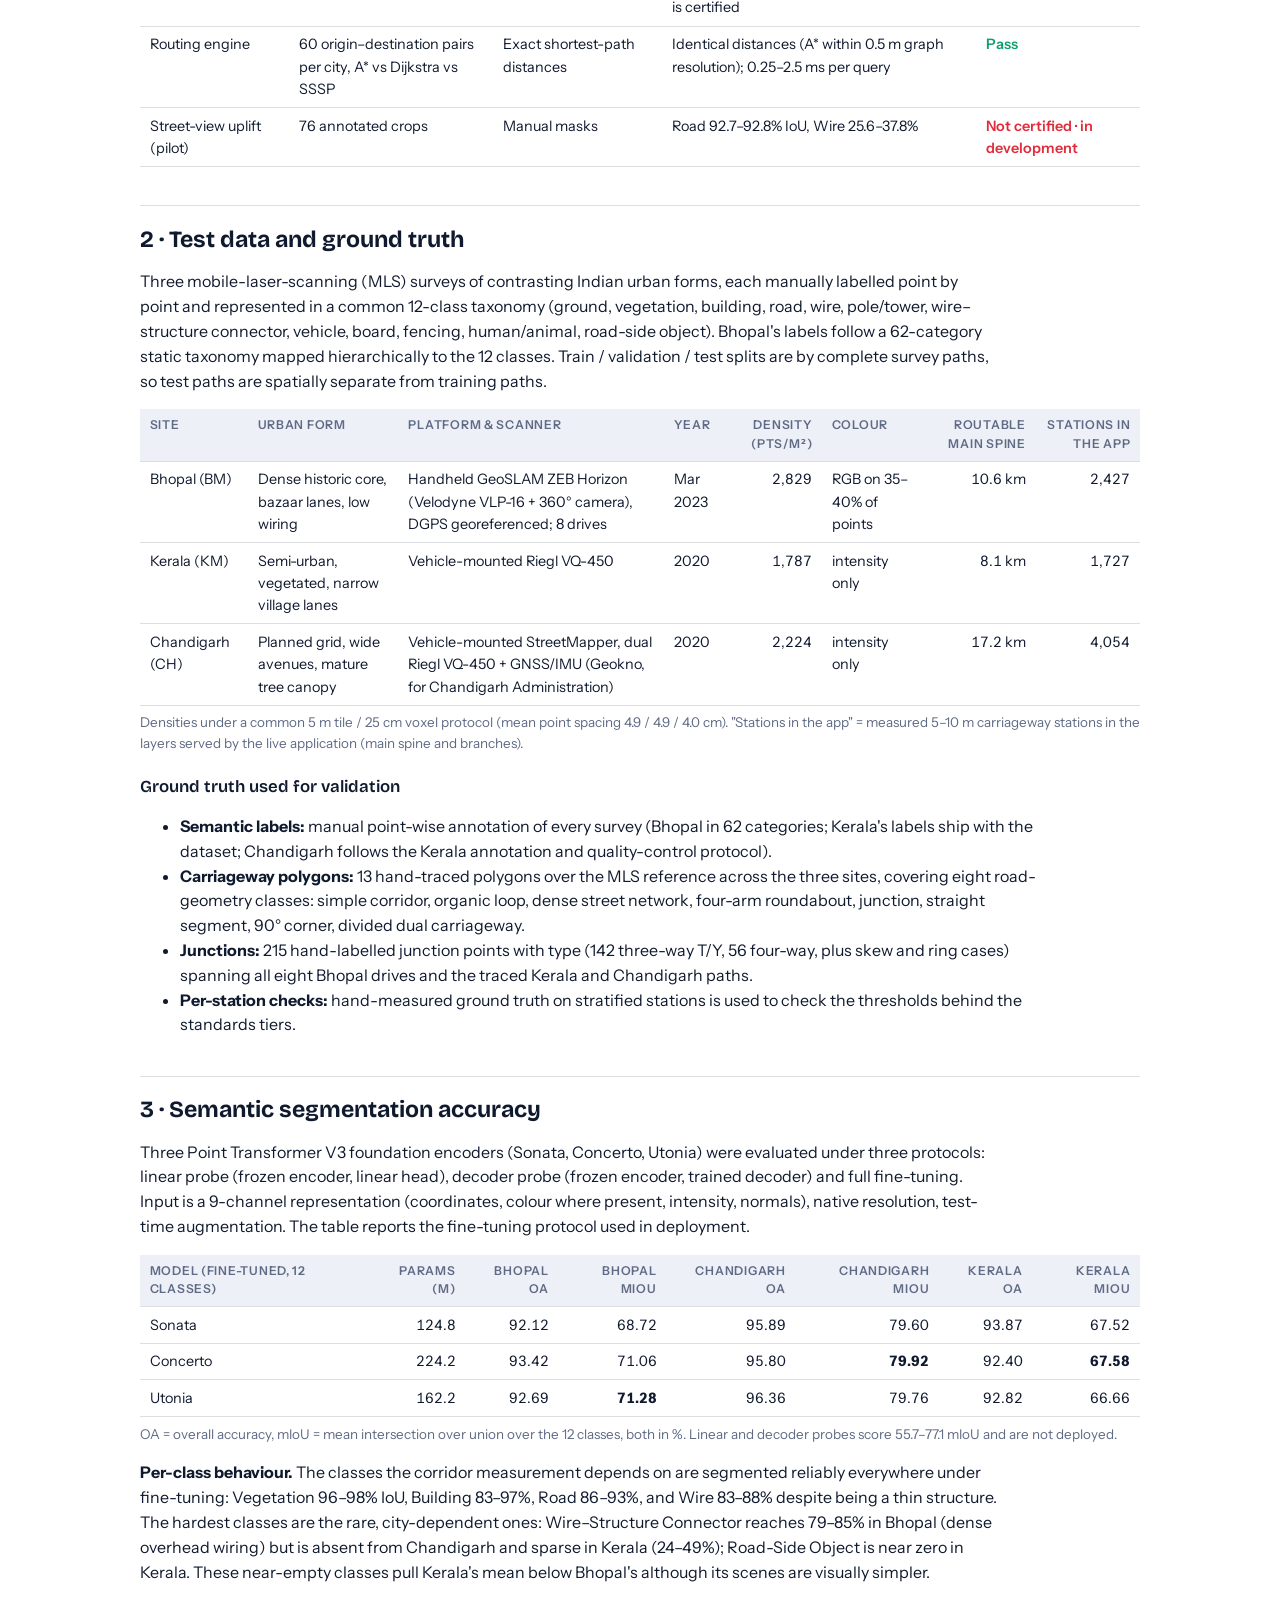
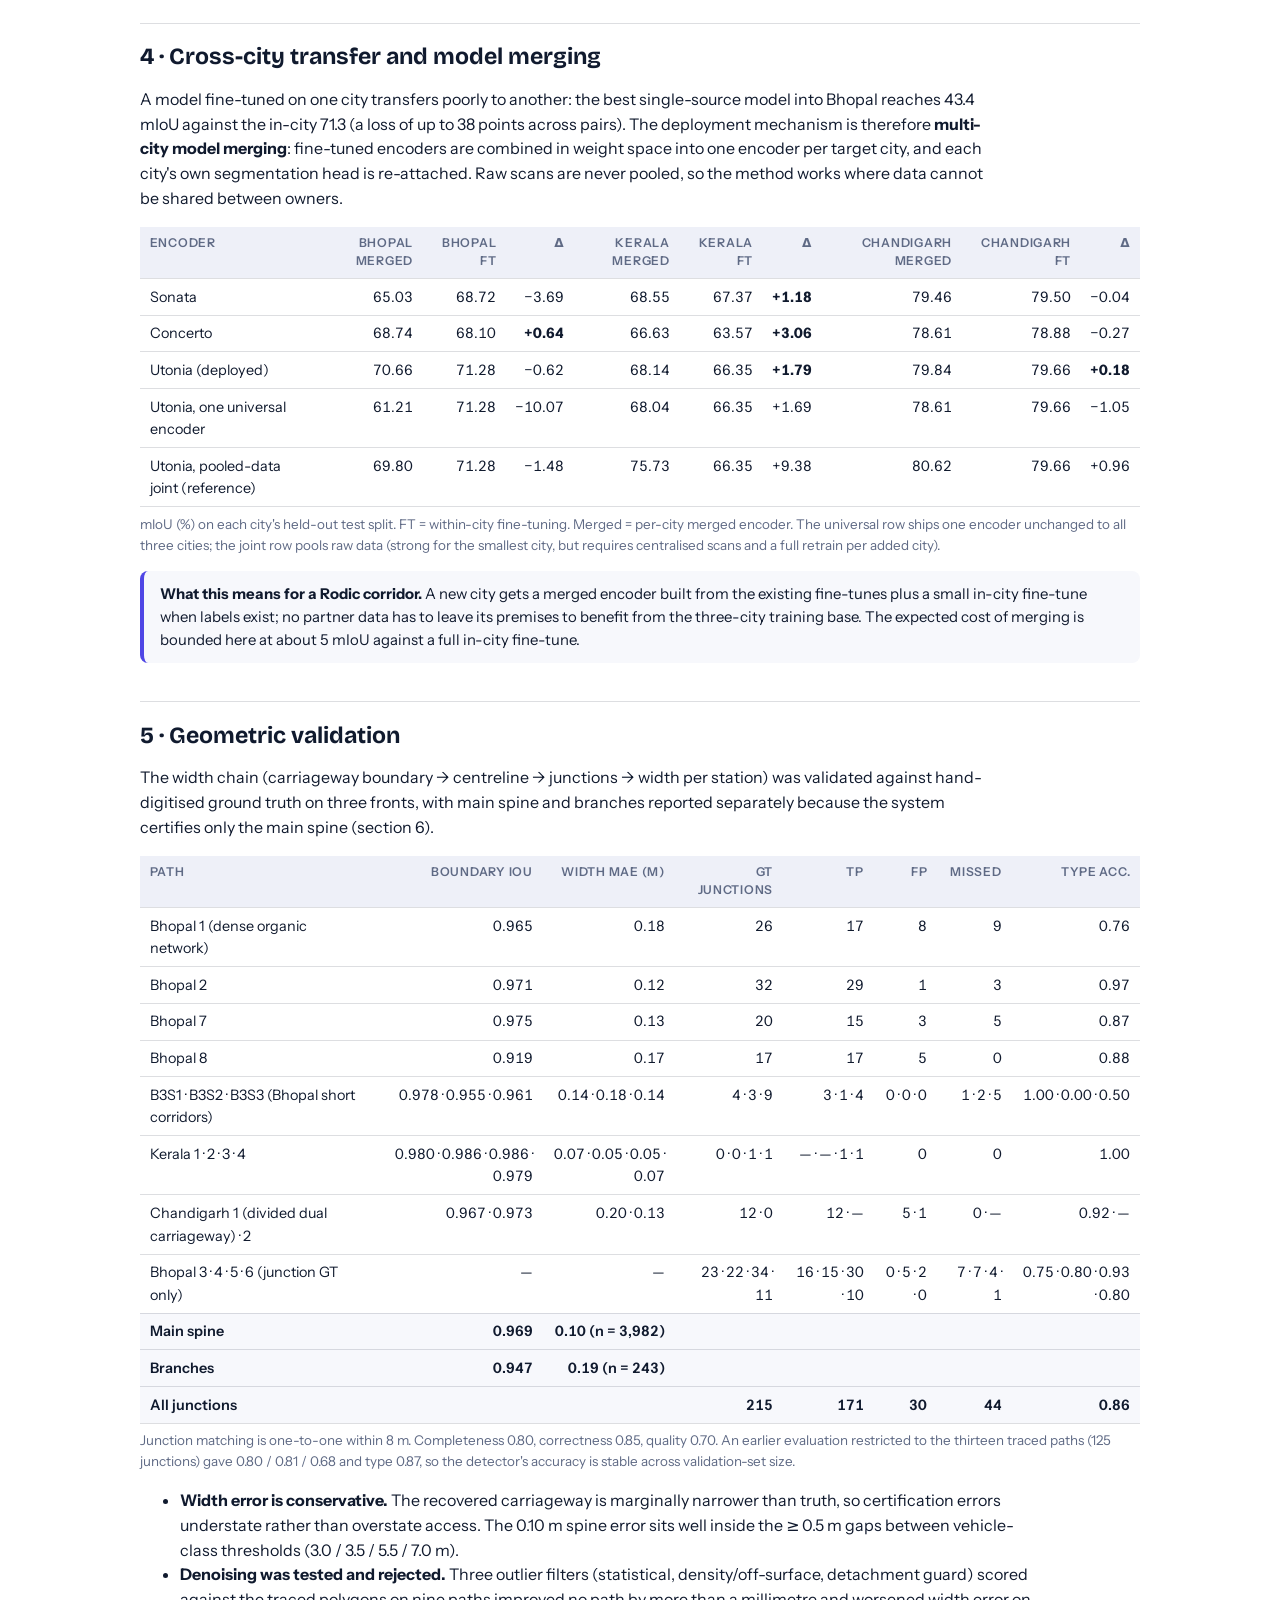
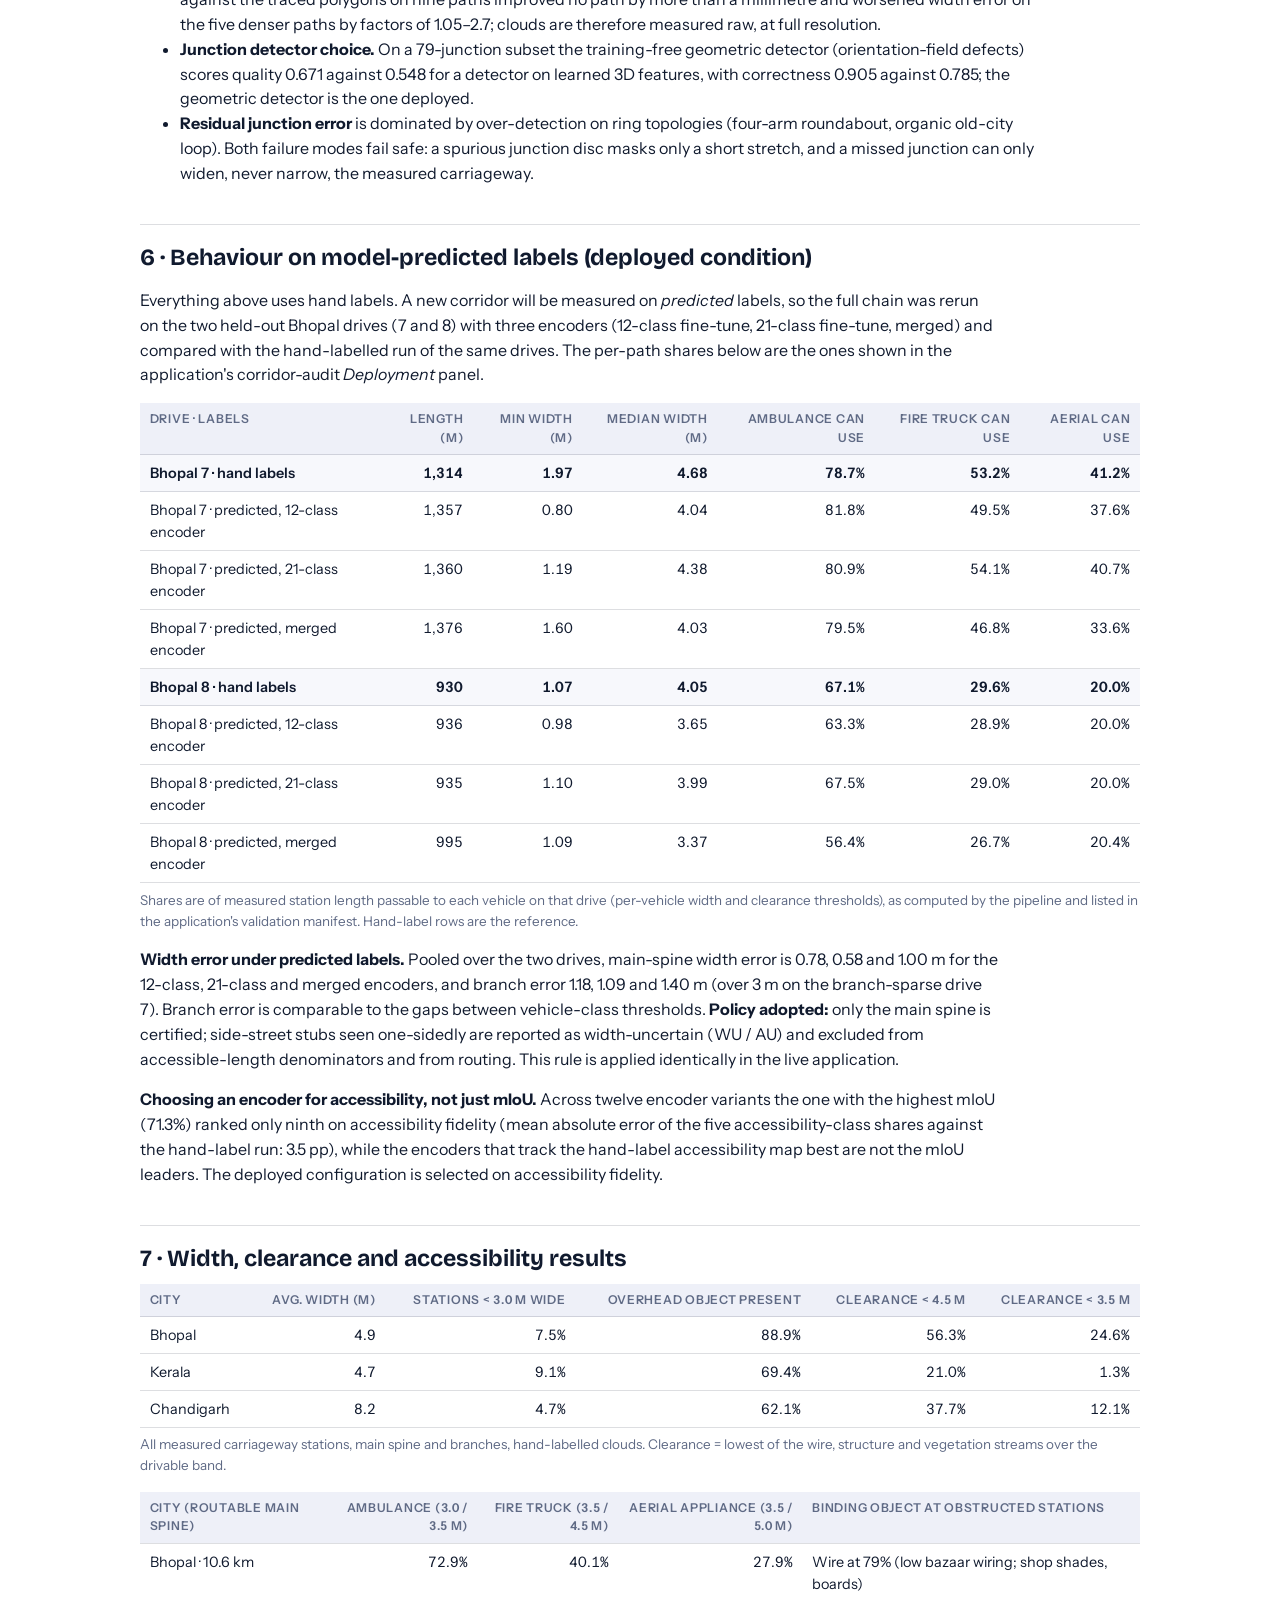
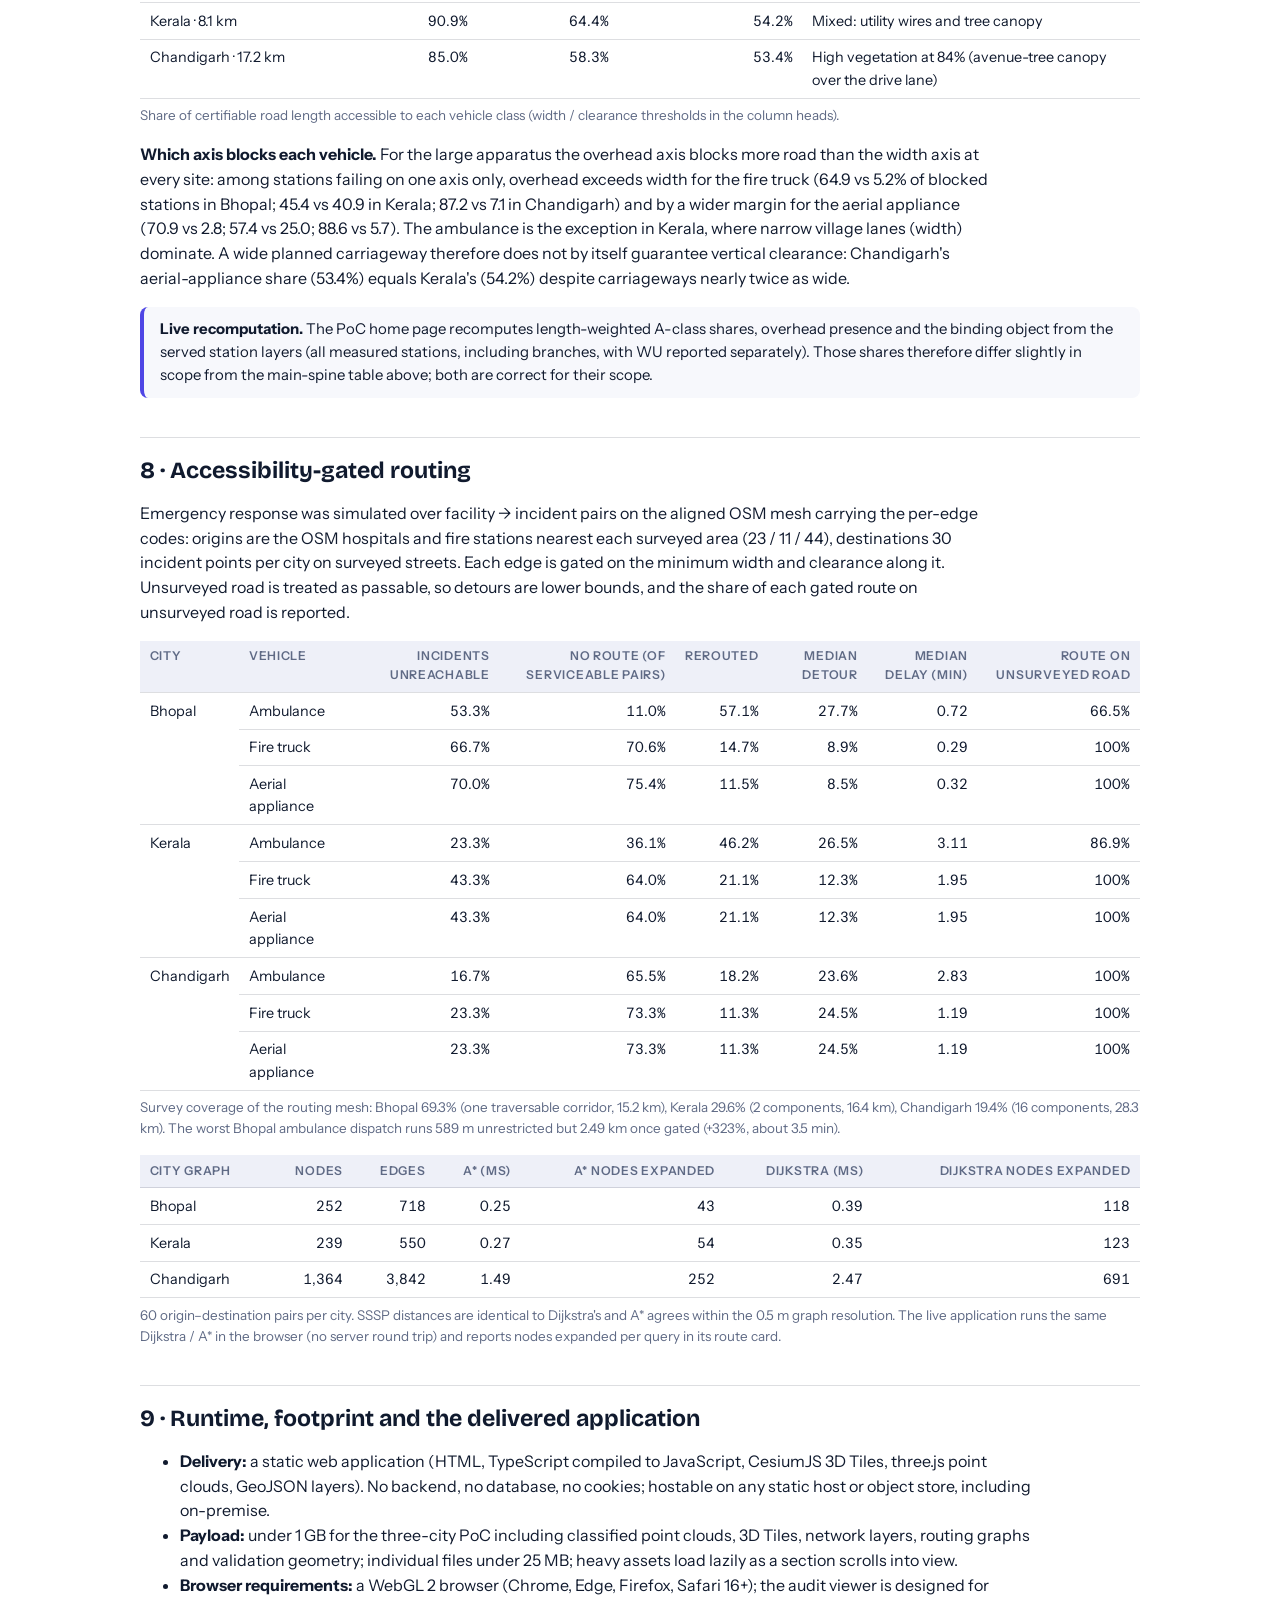
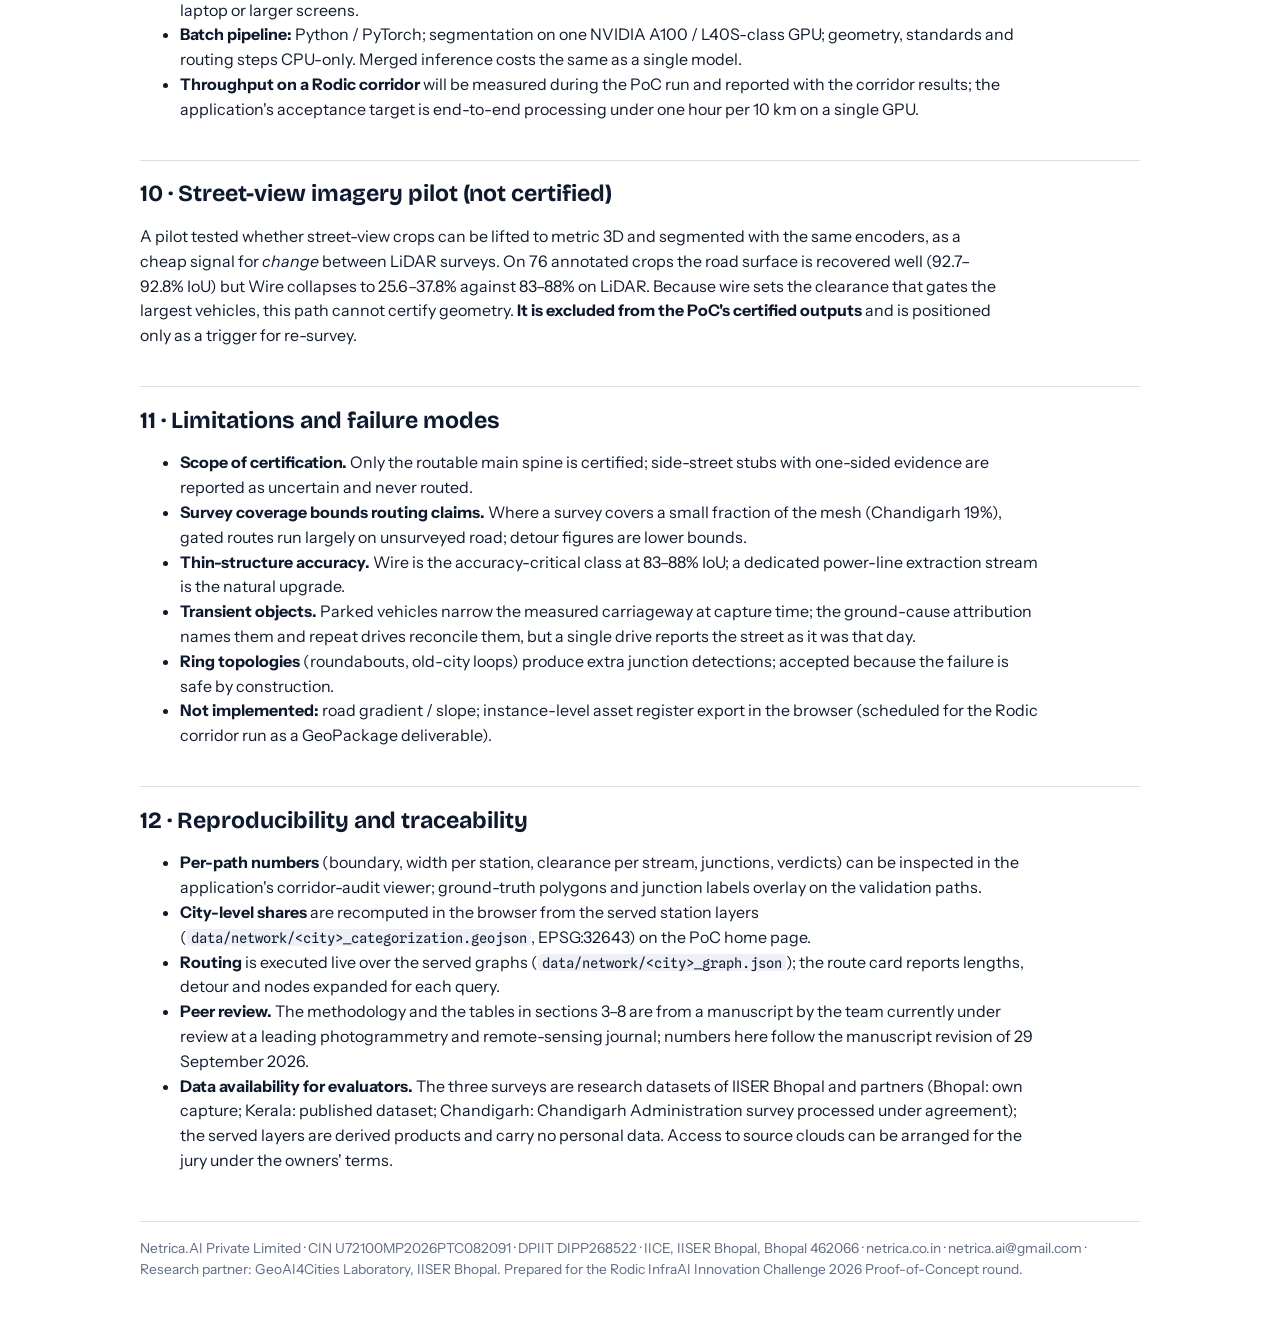
<file: report.html>
<!doctype html>
<html lang="en">
<head>
  <link rel="stylesheet" href="cesium/Widgets/widgets.css">
  <script src="cesium/Cesium.js"></script>

<meta charset="utf-8" />
<meta name="viewport" content="width=device-width, initial-scale=1" />
<title>Netrica Road Intelligence — PoC Testing Report</title>
<meta name="description" content="Testing report for the Netrica.AI Road Intelligence proof of concept (Rodic InfraAI Innovation Challenge 2026): segmentation accuracy, cross-city transfer, geometric validation against hand-digitised ground truth, accessibility and routing results, runtime and limitations." />
<meta name="robots" content="noindex, nofollow" />
<link rel="preconnect" href="https://fonts.googleapis.com" />
<link rel="preconnect" href="https://fonts.gstatic.com" crossorigin />
<link rel="stylesheet" href="https://fonts.googleapis.com/css2?family=Bricolage+Grotesque:opsz,wght@12..96,500..700&family=Instrument+Sans:ital,wght@0,400..700;1,400&family=Spline+Sans+Mono:wght@400;500;600&display=swap" />
<style>
  :root { --fg:#101a2e; --muted:#5f6a85; --bg:#fff; --alt:#f7f8fc; --deep:#eef0f8; --accent:#4f46e5; --tint:#e6e6fb;
          --border:rgba(16,26,46,.14); --safe:#0e9f6e; --warn:#d97706; --bad:#e02d3c;
          --display:'Bricolage Grotesque','Instrument Sans',system-ui,sans-serif; --body:'Instrument Sans',system-ui,sans-serif; --mono:'Spline Sans Mono',ui-monospace,monospace; }
  * { box-sizing:border-box; }
  html { scroll-behavior:smooth; }
  body { margin:0; font:16px/1.55 var(--body); color:var(--fg); background:var(--bg); }
  a { color:var(--accent); text-decoration:none; } a:hover { text-decoration:underline; }
  .top { position:sticky; top:0; z-index:5; background:rgba(255,255,255,.94); backdrop-filter:blur(8px); border-bottom:1px solid var(--border); }
  .top .in { max-width:1040px; margin:0 auto; padding:.55rem 1.25rem; display:flex; align-items:center; gap:.8rem; font-size:.9rem; }
  .top b { font-family:var(--display); }
  .top .sp { flex:1; }
  .top a.btn { border:1px solid var(--border); border-radius:8px; padding:.35rem .65rem; color:var(--fg); font-weight:600; font-size:.84rem; }
  .top a.btn:hover { border-color:var(--accent); color:var(--accent); text-decoration:none; }
  main { max-width:1040px; margin:0 auto; padding:2.2rem 1.25rem 4rem; }
  .kicker { font:600 .72rem/1.2 var(--mono); letter-spacing:.12em; text-transform:uppercase; color:var(--accent); }
  h1 { font:700 clamp(1.8rem,3vw,2.5rem)/1.1 var(--display); letter-spacing:-.01em; margin:.4rem 0 .6rem; }
  h2 { font:700 1.45rem/1.2 var(--display); margin:2.4rem 0 .6rem; padding-top:1.2rem; border-top:1px solid var(--border); }
  h3 { font:600 1.05rem/1.3 var(--display); margin:1.4rem 0 .4rem; }
  p, li { max-width:78ch; }
  .meta { color:var(--muted); font-size:.92rem; }
  .meta b { color:var(--fg); }
  .lead { font-size:1.08rem; }
  table { border-collapse:collapse; width:100%; font-size:.9rem; margin:.7rem 0 .4rem; background:#fff; }
  th, td { padding:.42rem .6rem; border-bottom:1px solid var(--border); text-align:left; vertical-align:top; }
  th { background:var(--deep); font-size:.76rem; letter-spacing:.06em; text-transform:uppercase; color:var(--muted); font-weight:600; }
  td.n, th.n { text-align:right; font-variant-numeric:tabular-nums; }
  td.b { font-weight:700; }
  tr.sum td { background:var(--alt); font-weight:600; }
  .cap { font-size:.84rem; color:var(--muted); margin:0 0 1rem; max-width:none; }
  .grid { display:grid; grid-template-columns:repeat(auto-fit,minmax(220px,1fr)); gap:.8rem; margin:1rem 0; }
  .tile { border:1px solid var(--border); border-radius:12px; padding:.9rem 1rem; background:#fff; }
  .tile .v { font:700 1.8rem/1 var(--display); letter-spacing:-.02em; }
  .tile .v small { font:500 .85rem var(--body); color:var(--muted); margin-left:.25rem; }
  .tile .k { color:var(--muted); font-size:.84rem; margin-top:.35rem; }
  .note { border-left:4px solid var(--accent); background:var(--alt); padding:.7rem 1rem; border-radius:8px; margin:1rem 0; font-size:.93rem; }
  .warn { border-left-color:var(--warn); }
  .ok { color:var(--safe); font-weight:600; } .no { color:var(--bad); font-weight:600; }
  code { font-family:var(--mono); font-size:.86em; background:var(--deep); padding:.05em .3em; border-radius:4px; }
  .toc { columns:2; column-gap:2rem; font-size:.92rem; margin:1rem 0 0; padding-left:1.2rem; }
  .toc li { margin:.15rem 0; break-inside:avoid; }
  footer { border-top:1px solid var(--border); margin-top:3rem; padding-top:1rem; color:var(--muted); font-size:.86rem; }
  @media print {
    .top { display:none; } main { padding:0; max-width:none; } h2 { break-after:avoid; } table { break-inside:avoid; page-break-inside:avoid; }
    body { font-size:11.5px; } .tile .v { font-size:1.4rem; }
    @page { margin:16mm 14mm; }
  }
</style>
</head>
<body>
<div class="top"><div class="in"><b>Netrica.AI</b><span>Road Intelligence · PoC testing report</span><span class="sp"></span>
  <a class="btn" href="index.html">← Live PoC app</a><a class="btn" href="docs.html">Documentation</a><a class="btn" href="javascript:window.print()">Print / PDF</a></div></div>
<main>
  <span class="kicker">Rodic InfraAI Innovation Challenge 2026 · AI for Roads, Bridges &amp; Tunnels · Team Netrica AI</span>
  <h1>PoC Testing Report: automated corridor geometry, standards flags and vehicle passability from mobile LiDAR</h1>
  <p class="meta"><b>Netrica.AI Private Limited</b> with the GeoAI4Cities Laboratory, IISER Bhopal · Report version 1.0 · 4 October 2026 ·
    SPOC Pyare Lal · netrica.ai@gmail.com · Live application: <a href="index.html">this site</a> (static, no backend).</p>

  <p class="lead">This report states what was tested, on which data, against which ground truth, and with what result, for every
    component that runs in the proof of concept. All figures come from the same pipeline and the same three Indian
    mobile-LiDAR surveys that the live application serves; the per-path numbers can be re-derived in the application's
    corridor-audit viewer, and the city-level shares are recomputed in the browser on the PoC home page.</p>

  <ol class="toc">
    <li><a href="#s1">Summary of results</a></li><li><a href="#s2">Test data and ground truth</a></li>
    <li><a href="#s3">Semantic segmentation accuracy</a></li><li><a href="#s4">Cross-city transfer and model merging</a></li>
    <li><a href="#s5">Geometric validation (boundary, width, junctions)</a></li><li><a href="#s6">Behaviour on model-predicted labels</a></li>
    <li><a href="#s7">Width, clearance and accessibility results</a></li><li><a href="#s8">Accessibility-gated routing</a></li>
    <li><a href="#s9">Runtime, footprint and the delivered application</a></li><li><a href="#s10">Street-view imagery pilot (not certified)</a></li>
    <li><a href="#s11">Limitations and failure modes</a></li><li><a href="#s12">Reproducibility and traceability</a></li>
  </ol>

  <h2 id="s1">1 · Summary of results</h2>
  <div class="grid">
    <div class="tile"><div class="v">0.10<small>m</small></div><div class="k">Width mean absolute error vs hand-traced boundary, main spine (n = 3,982 stations); 0.19 m on branches (n = 243)</div></div>
    <div class="tile"><div class="v">0.969</div><div class="k">Carriageway boundary IoU vs 13 hand-traced polygons (main spine); 0.947 on branches</div></div>
    <div class="tile"><div class="v">0.80 / 0.85</div><div class="k">Junction completeness / correctness vs 215 hand-labelled junctions; type agreement 86%</div></div>
    <div class="tile"><div class="v">67–80<small>mIoU</small></div><div class="k">12-class segmentation after fine-tuning, per city (Bhopal 71.3, Kerala 67.6, Chandigarh 79.9); overall accuracy 92–96%</div></div>
    <div class="tile"><div class="v">≤ 5<small>mIoU</small></div><div class="k">Cost of deploying one merged encoder per city instead of city-specific fine-tuning, without sharing raw scans (naive transfer loses up to 38)</div></div>
    <div class="tile"><div class="v">&lt; 3<small>ms</small></div><div class="k">Accessibility-gated route (A*) on a 1,364-node city graph, computed in the browser</div></div>
  </div>
  <table>
    <thead><tr><th>Component</th><th>Test</th><th>Ground truth / reference</th><th>Result</th><th>Status</th></tr></thead>
    <tbody>
      <tr><td>Semantic segmentation</td><td>Held-out test paths, 12 classes, three cities, three PTv3 encoders</td><td>Manual point-wise labels</td><td>mIoU 66.7–79.9 fine-tuned; dominant classes 83–98% IoU; Wire 83–88%</td><td class="ok">Pass</td></tr>
      <tr><td>Cross-city deployment</td><td>Merged encoder per city vs city fine-tune</td><td>Same test splits</td><td>Within 5 mIoU everywhere (Utonia: −0.6 / +1.8 / +0.2)</td><td class="ok">Pass</td></tr>
      <tr><td>Carriageway boundary</td><td>13 traced polygons, 8 road-geometry types</td><td>Hand-digitised polygons on the MLS reference</td><td>IoU 0.969 main spine, 0.947 branches</td><td class="ok">Pass</td></tr>
      <tr><td>Width per station</td><td>4,225 stations across three sites</td><td>Width from the traced polygons</td><td>MAE 0.10 m (spine), 0.19 m (branch); conservative bias</td><td class="ok">Pass</td></tr>
      <tr><td>Junction detection</td><td>215 junctions, all 8 Bhopal drives + Kerala + Chandigarh paths</td><td>Hand-labelled points with types</td><td>Completeness 0.80, correctness 0.85, quality 0.70, type 0.86</td><td class="ok">Pass (over-detects on ring topologies)</td></tr>
      <tr><td>Overhead clearance</td><td>Wire spans fitted per station stream</td><td>Fit residual gate</td><td>Quadratic per span, RMSE ≤ 0.25 m accepted; stations with no overhead evidence reported, never assumed clear</td><td class="ok">Pass</td></tr>
      <tr><td>Deployed run on predicted labels</td><td>Bhopal drives 7 and 8, three encoders</td><td>Hand-labelled run of the same drives</td><td>Main-spine width error 0.58–1.00 m; branches 1.09–1.40 m → only the main spine is certified</td><td class="ok">Pass with scope rule</td></tr>
      <tr><td>Routing engine</td><td>60 origin–destination pairs per city, A* vs Dijkstra vs SSSP</td><td>Exact shortest-path distances</td><td>Identical distances (A* within 0.5 m graph resolution); 0.25–2.5 ms per query</td><td class="ok">Pass</td></tr>
      <tr><td>Street-view uplift (pilot)</td><td>76 annotated crops</td><td>Manual masks</td><td>Road 92.7–92.8% IoU, Wire 25.6–37.8%</td><td class="no">Not certified · in development</td></tr>
    </tbody>
  </table>

  <h2 id="s2">2 · Test data and ground truth</h2>
  <p>Three mobile-laser-scanning (MLS) surveys of contrasting Indian urban forms, each manually labelled point by point and
    represented in a common 12-class taxonomy (ground, vegetation, building, road, wire, pole/tower, wire–structure connector,
    vehicle, board, fencing, human/animal, road-side object). Bhopal's labels follow a 62-category static taxonomy mapped
    hierarchically to the 12 classes. Train / validation / test splits are by complete survey paths, so test paths are spatially
    separate from training paths.</p>
  <table>
    <thead><tr><th>Site</th><th>Urban form</th><th>Platform &amp; scanner</th><th>Year</th><th class="n">Density (pts/m²)</th><th>Colour</th><th class="n">Routable main spine</th><th class="n">Stations in the app</th></tr></thead>
    <tbody>
      <tr><td>Bhopal (BM)</td><td>Dense historic core, bazaar lanes, low wiring</td><td>Handheld GeoSLAM ZEB Horizon (Velodyne VLP-16 + 360° camera), DGPS georeferenced; 8 drives</td><td>Mar 2023</td><td class="n">2,829</td><td>RGB on 35–40% of points</td><td class="n">10.6 km</td><td class="n">2,427</td></tr>
      <tr><td>Kerala (KM)</td><td>Semi-urban, vegetated, narrow village lanes</td><td>Vehicle-mounted Riegl VQ-450</td><td>2020</td><td class="n">1,787</td><td>intensity only</td><td class="n">8.1 km</td><td class="n">1,727</td></tr>
      <tr><td>Chandigarh (CH)</td><td>Planned grid, wide avenues, mature tree canopy</td><td>Vehicle-mounted StreetMapper, dual Riegl VQ-450 + GNSS/IMU (Geokno, for Chandigarh Administration)</td><td>2020</td><td class="n">2,224</td><td>intensity only</td><td class="n">17.2 km</td><td class="n">4,054</td></tr>
    </tbody>
  </table>
  <p class="cap">Densities under a common 5 m tile / 25 cm voxel protocol (mean point spacing 4.9 / 4.9 / 4.0 cm). "Stations in the app" = measured 5–10 m
    carriageway stations in the layers served by the live application (main spine and branches).</p>
  <h3>Ground truth used for validation</h3>
  <ul>
    <li><b>Semantic labels:</b> manual point-wise annotation of every survey (Bhopal in 62 categories; Kerala's labels ship with the dataset; Chandigarh follows the Kerala annotation and quality-control protocol).</li>
    <li><b>Carriageway polygons:</b> 13 hand-traced polygons over the MLS reference across the three sites, covering eight road-geometry classes: simple corridor, organic loop, dense street network, four-arm roundabout, junction, straight segment, 90° corner, divided dual carriageway.</li>
    <li><b>Junctions:</b> 215 hand-labelled junction points with type (142 three-way T/Y, 56 four-way, plus skew and ring cases) spanning all eight Bhopal drives and the traced Kerala and Chandigarh paths.</li>
    <li><b>Per-station checks:</b> hand-measured ground truth on stratified stations is used to check the thresholds behind the standards tiers.</li>
  </ul>

  <h2 id="s3">3 · Semantic segmentation accuracy</h2>
  <p>Three Point Transformer V3 foundation encoders (Sonata, Concerto, Utonia) were evaluated under three protocols: linear probe
    (frozen encoder, linear head), decoder probe (frozen encoder, trained decoder) and full fine-tuning. Input is a 9-channel
    representation (coordinates, colour where present, intensity, normals), native resolution, test-time augmentation.
    The table reports the fine-tuning protocol used in deployment.</p>
  <table>
    <thead><tr><th>Model (fine-tuned, 12 classes)</th><th class="n">Params (M)</th><th class="n">Bhopal OA</th><th class="n">Bhopal mIoU</th><th class="n">Chandigarh OA</th><th class="n">Chandigarh mIoU</th><th class="n">Kerala OA</th><th class="n">Kerala mIoU</th></tr></thead>
    <tbody>
      <tr><td>Sonata</td><td class="n">124.8</td><td class="n">92.12</td><td class="n">68.72</td><td class="n">95.89</td><td class="n">79.60</td><td class="n">93.87</td><td class="n">67.52</td></tr>
      <tr><td>Concerto</td><td class="n">224.2</td><td class="n">93.42</td><td class="n">71.06</td><td class="n">95.80</td><td class="n b">79.92</td><td class="n">92.40</td><td class="n b">67.58</td></tr>
      <tr><td>Utonia</td><td class="n">162.2</td><td class="n">92.69</td><td class="n b">71.28</td><td class="n">96.36</td><td class="n">79.76</td><td class="n">92.82</td><td class="n">66.66</td></tr>
    </tbody>
  </table>
  <p class="cap">OA = overall accuracy, mIoU = mean intersection over union over the 12 classes, both in %. Linear and decoder probes score 55.7–77.1 mIoU and are not deployed.</p>
  <p><b>Per-class behaviour.</b> The classes the corridor measurement depends on are segmented reliably everywhere under fine-tuning:
    Vegetation 96–98% IoU, Building 83–97%, Road 86–93%, and Wire 83–88% despite being a thin structure. The hardest classes are the rare,
    city-dependent ones: Wire–Structure Connector reaches 79–85% in Bhopal (dense overhead wiring) but is absent from Chandigarh and sparse
    in Kerala (24–49%); Road-Side Object is near zero in Kerala. These near-empty classes pull Kerala's mean below Bhopal's although its
    scenes are visually simpler.</p>

  <h2 id="s4">4 · Cross-city transfer and model merging</h2>
  <p>A model fine-tuned on one city transfers poorly to another: the best single-source model into Bhopal reaches 43.4 mIoU against the
    in-city 71.3 (a loss of up to 38 points across pairs). The deployment mechanism is therefore <b>multi-city model merging</b>: fine-tuned
    encoders are combined in weight space into one encoder per target city, and each city's own segmentation head is re-attached. Raw scans
    are never pooled, so the method works where data cannot be shared between owners.</p>
  <table>
    <thead><tr><th>Encoder</th><th class="n">Bhopal merged</th><th class="n">Bhopal FT</th><th class="n">Δ</th><th class="n">Kerala merged</th><th class="n">Kerala FT</th><th class="n">Δ</th><th class="n">Chandigarh merged</th><th class="n">Chandigarh FT</th><th class="n">Δ</th></tr></thead>
    <tbody>
      <tr><td>Sonata</td><td class="n">65.03</td><td class="n">68.72</td><td class="n">−3.69</td><td class="n">68.55</td><td class="n">67.37</td><td class="n b">+1.18</td><td class="n">79.46</td><td class="n">79.50</td><td class="n">−0.04</td></tr>
      <tr><td>Concerto</td><td class="n">68.74</td><td class="n">68.10</td><td class="n b">+0.64</td><td class="n">66.63</td><td class="n">63.57</td><td class="n b">+3.06</td><td class="n">78.61</td><td class="n">78.88</td><td class="n">−0.27</td></tr>
      <tr><td>Utonia (deployed)</td><td class="n">70.66</td><td class="n">71.28</td><td class="n">−0.62</td><td class="n">68.14</td><td class="n">66.35</td><td class="n b">+1.79</td><td class="n">79.84</td><td class="n">79.66</td><td class="n b">+0.18</td></tr>
      <tr><td>Utonia, one universal encoder</td><td class="n">61.21</td><td class="n">71.28</td><td class="n">−10.07</td><td class="n">68.04</td><td class="n">66.35</td><td class="n">+1.69</td><td class="n">78.61</td><td class="n">79.66</td><td class="n">−1.05</td></tr>
      <tr><td>Utonia, pooled-data joint (reference)</td><td class="n">69.80</td><td class="n">71.28</td><td class="n">−1.48</td><td class="n">75.73</td><td class="n">66.35</td><td class="n">+9.38</td><td class="n">80.62</td><td class="n">79.66</td><td class="n">+0.96</td></tr>
    </tbody>
  </table>
  <p class="cap">mIoU (%) on each city's held-out test split. FT = within-city fine-tuning. Merged = per-city merged encoder. The universal row ships one encoder
    unchanged to all three cities; the joint row pools raw data (strong for the smallest city, but requires centralised scans and a full retrain per added city).</p>
  <div class="note"><b>What this means for a Rodic corridor.</b> A new city gets a merged encoder built from the existing fine-tunes plus a small in-city
    fine-tune when labels exist; no partner data has to leave its premises to benefit from the three-city training base. The expected cost of merging
    is bounded here at about 5 mIoU against a full in-city fine-tune.</div>

  <h2 id="s5">5 · Geometric validation</h2>
  <p>The width chain (carriageway boundary → centreline → junctions → width per station) was validated against hand-digitised ground truth on
    three fronts, with main spine and branches reported separately because the system certifies only the main spine (section 6).</p>
  <table>
    <thead><tr><th>Path</th><th class="n">Boundary IoU</th><th class="n">Width MAE (m)</th><th class="n">GT junctions</th><th class="n">TP</th><th class="n">FP</th><th class="n">Missed</th><th class="n">Type acc.</th></tr></thead>
    <tbody>
      <tr><td>Bhopal 1 (dense organic network)</td><td class="n">0.965</td><td class="n">0.18</td><td class="n">26</td><td class="n">17</td><td class="n">8</td><td class="n">9</td><td class="n">0.76</td></tr>
      <tr><td>Bhopal 2</td><td class="n">0.971</td><td class="n">0.12</td><td class="n">32</td><td class="n">29</td><td class="n">1</td><td class="n">3</td><td class="n">0.97</td></tr>
      <tr><td>Bhopal 7</td><td class="n">0.975</td><td class="n">0.13</td><td class="n">20</td><td class="n">15</td><td class="n">3</td><td class="n">5</td><td class="n">0.87</td></tr>
      <tr><td>Bhopal 8</td><td class="n">0.919</td><td class="n">0.17</td><td class="n">17</td><td class="n">17</td><td class="n">5</td><td class="n">0</td><td class="n">0.88</td></tr>
      <tr><td>B3S1 · B3S2 · B3S3 (Bhopal short corridors)</td><td class="n">0.978 · 0.955 · 0.961</td><td class="n">0.14 · 0.18 · 0.14</td><td class="n">4 · 3 · 9</td><td class="n">3 · 1 · 4</td><td class="n">0 · 0 · 0</td><td class="n">1 · 2 · 5</td><td class="n">1.00 · 0.00 · 0.50</td></tr>
      <tr><td>Kerala 1 · 2 · 3 · 4</td><td class="n">0.980 · 0.986 · 0.986 · 0.979</td><td class="n">0.07 · 0.05 · 0.05 · 0.07</td><td class="n">0 · 0 · 1 · 1</td><td class="n">— · — · 1 · 1</td><td class="n">0</td><td class="n">0</td><td class="n">1.00</td></tr>
      <tr><td>Chandigarh 1 (divided dual carriageway) · 2</td><td class="n">0.967 · 0.973</td><td class="n">0.20 · 0.13</td><td class="n">12 · 0</td><td class="n">12 · —</td><td class="n">5 · 1</td><td class="n">0 · —</td><td class="n">0.92 · —</td></tr>
      <tr><td>Bhopal 3 · 4 · 5 · 6 (junction GT only)</td><td class="n">—</td><td class="n">—</td><td class="n">23 · 22 · 34 · 11</td><td class="n">16 · 15 · 30 · 10</td><td class="n">0 · 5 · 2 · 0</td><td class="n">7 · 7 · 4 · 1</td><td class="n">0.75 · 0.80 · 0.93 · 0.80</td></tr>
      <tr class="sum"><td>Main spine</td><td class="n">0.969</td><td class="n">0.10 (n = 3,982)</td><td colspan="5"></td></tr>
      <tr class="sum"><td>Branches</td><td class="n">0.947</td><td class="n">0.19 (n = 243)</td><td colspan="5"></td></tr>
      <tr class="sum"><td>All junctions</td><td></td><td></td><td class="n">215</td><td class="n">171</td><td class="n">30</td><td class="n">44</td><td class="n">0.86</td></tr>
    </tbody>
  </table>
  <p class="cap">Junction matching is one-to-one within 8 m. Completeness 0.80, correctness 0.85, quality 0.70. An earlier evaluation restricted to the thirteen traced paths
    (125 junctions) gave 0.80 / 0.81 / 0.68 and type 0.87, so the detector's accuracy is stable across validation-set size.</p>
  <ul>
    <li><b>Width error is conservative.</b> The recovered carriageway is marginally narrower than truth, so certification errors understate rather than overstate access. The 0.10 m spine error sits well inside the ≥ 0.5 m gaps between vehicle-class thresholds (3.0 / 3.5 / 5.5 / 7.0 m).</li>
    <li><b>Denoising was tested and rejected.</b> Three outlier filters (statistical, density/off-surface, detachment guard) scored against the traced polygons on nine paths improved no path by more than a millimetre and worsened width error on the five denser paths by factors of 1.05–2.7; clouds are therefore measured raw, at full resolution.</li>
    <li><b>Junction detector choice.</b> On a 79-junction subset the training-free geometric detector (orientation-field defects) scores quality 0.671 against 0.548 for a detector on learned 3D features, with correctness 0.905 against 0.785; the geometric detector is the one deployed.</li>
    <li><b>Residual junction error</b> is dominated by over-detection on ring topologies (four-arm roundabout, organic old-city loop). Both failure modes fail safe: a spurious junction disc masks only a short stretch, and a missed junction can only widen, never narrow, the measured carriageway.</li>
  </ul>

  <h2 id="s6">6 · Behaviour on model-predicted labels (deployed condition)</h2>
  <p>Everything above uses hand labels. A new corridor will be measured on <i>predicted</i> labels, so the full chain was rerun on the two held-out
    Bhopal drives (7 and 8) with three encoders (12-class fine-tune, 21-class fine-tune, merged) and compared with the hand-labelled run of the same drives.
    The per-path shares below are the ones shown in the application's corridor-audit <i>Deployment</i> panel.</p>
  <table>
    <thead><tr><th>Drive · labels</th><th class="n">Length (m)</th><th class="n">Min width (m)</th><th class="n">Median width (m)</th><th class="n">Ambulance can use</th><th class="n">Fire truck can use</th><th class="n">Aerial can use</th></tr></thead>
    <tbody>
      <tr class="sum"><td>Bhopal 7 · hand labels</td><td class="n">1,314</td><td class="n">1.97</td><td class="n">4.68</td><td class="n">78.7%</td><td class="n">53.2%</td><td class="n">41.2%</td></tr>
      <tr><td>Bhopal 7 · predicted, 12-class encoder</td><td class="n">1,357</td><td class="n">0.80</td><td class="n">4.04</td><td class="n">81.8%</td><td class="n">49.5%</td><td class="n">37.6%</td></tr>
      <tr><td>Bhopal 7 · predicted, 21-class encoder</td><td class="n">1,360</td><td class="n">1.19</td><td class="n">4.38</td><td class="n">80.9%</td><td class="n">54.1%</td><td class="n">40.7%</td></tr>
      <tr><td>Bhopal 7 · predicted, merged encoder</td><td class="n">1,376</td><td class="n">1.60</td><td class="n">4.03</td><td class="n">79.5%</td><td class="n">46.8%</td><td class="n">33.6%</td></tr>
      <tr class="sum"><td>Bhopal 8 · hand labels</td><td class="n">930</td><td class="n">1.07</td><td class="n">4.05</td><td class="n">67.1%</td><td class="n">29.6%</td><td class="n">20.0%</td></tr>
      <tr><td>Bhopal 8 · predicted, 12-class encoder</td><td class="n">936</td><td class="n">0.98</td><td class="n">3.65</td><td class="n">63.3%</td><td class="n">28.9%</td><td class="n">20.0%</td></tr>
      <tr><td>Bhopal 8 · predicted, 21-class encoder</td><td class="n">935</td><td class="n">1.10</td><td class="n">3.99</td><td class="n">67.5%</td><td class="n">29.0%</td><td class="n">20.0%</td></tr>
      <tr><td>Bhopal 8 · predicted, merged encoder</td><td class="n">995</td><td class="n">1.09</td><td class="n">3.37</td><td class="n">56.4%</td><td class="n">26.7%</td><td class="n">20.4%</td></tr>
    </tbody>
  </table>
  <p class="cap">Shares are of measured station length passable to each vehicle on that drive (per-vehicle width and clearance thresholds), as computed by the pipeline and listed in the
    application's validation manifest. Hand-label rows are the reference.</p>
  <p><b>Width error under predicted labels.</b> Pooled over the two drives, main-spine width error is 0.78, 0.58 and 1.00 m for the 12-class, 21-class and merged
    encoders, and branch error 1.18, 1.09 and 1.40 m (over 3 m on the branch-sparse drive 7). Branch error is comparable to the gaps between vehicle-class thresholds.
    <b>Policy adopted:</b> only the main spine is certified; side-street stubs seen one-sidedly are reported as width-uncertain (WU / AU) and excluded from accessible-length
    denominators and from routing. This rule is applied identically in the live application.</p>
  <p><b>Choosing an encoder for accessibility, not just mIoU.</b> Across twelve encoder variants the one with the highest mIoU (71.3%) ranked only ninth on accessibility
    fidelity (mean absolute error of the five accessibility-class shares against the hand-label run: 3.5 pp), while the encoders that track the hand-label accessibility map
    best are not the mIoU leaders. The deployed configuration is selected on accessibility fidelity.</p>

  <h2 id="s7">7 · Width, clearance and accessibility results</h2>
  <table>
    <thead><tr><th>City</th><th class="n">Avg. width (m)</th><th class="n">Stations &lt; 3.0 m wide</th><th class="n">Overhead object present</th><th class="n">Clearance &lt; 4.5 m</th><th class="n">Clearance &lt; 3.5 m</th></tr></thead>
    <tbody>
      <tr><td>Bhopal</td><td class="n">4.9</td><td class="n">7.5%</td><td class="n">88.9%</td><td class="n">56.3%</td><td class="n">24.6%</td></tr>
      <tr><td>Kerala</td><td class="n">4.7</td><td class="n">9.1%</td><td class="n">69.4%</td><td class="n">21.0%</td><td class="n">1.3%</td></tr>
      <tr><td>Chandigarh</td><td class="n">8.2</td><td class="n">4.7%</td><td class="n">62.1%</td><td class="n">37.7%</td><td class="n">12.1%</td></tr>
    </tbody>
  </table>
  <p class="cap">All measured carriageway stations, main spine and branches, hand-labelled clouds. Clearance = lowest of the wire, structure and vegetation streams over the drivable band.</p>
  <table>
    <thead><tr><th>City (routable main spine)</th><th class="n">Ambulance (3.0 / 3.5 m)</th><th class="n">Fire truck (3.5 / 4.5 m)</th><th class="n">Aerial appliance (3.5 / 5.0 m)</th><th>Binding object at obstructed stations</th></tr></thead>
    <tbody>
      <tr><td>Bhopal · 10.6 km</td><td class="n">72.9%</td><td class="n">40.1%</td><td class="n">27.9%</td><td>Wire at 79% (low bazaar wiring; shop shades, boards)</td></tr>
      <tr><td>Kerala · 8.1 km</td><td class="n">90.9%</td><td class="n">64.4%</td><td class="n">54.2%</td><td>Mixed: utility wires and tree canopy</td></tr>
      <tr><td>Chandigarh · 17.2 km</td><td class="n">85.0%</td><td class="n">58.3%</td><td class="n">53.4%</td><td>High vegetation at 84% (avenue-tree canopy over the drive lane)</td></tr>
    </tbody>
  </table>
  <p class="cap">Share of certifiable road length accessible to each vehicle class (width / clearance thresholds in the column heads).</p>
  <p><b>Which axis blocks each vehicle.</b> For the large apparatus the overhead axis blocks more road than the width axis at every site: among stations failing on one axis only,
    overhead exceeds width for the fire truck (64.9 vs 5.2% of blocked stations in Bhopal; 45.4 vs 40.9 in Kerala; 87.2 vs 7.1 in Chandigarh) and by a wider margin for the aerial
    appliance (70.9 vs 2.8; 57.4 vs 25.0; 88.6 vs 5.7). The ambulance is the exception in Kerala, where narrow village lanes (width) dominate. A wide planned carriageway therefore does
    not by itself guarantee vertical clearance: Chandigarh's aerial-appliance share (53.4%) equals Kerala's (54.2%) despite carriageways nearly twice as wide.</p>
  <div class="note"><b>Live recomputation.</b> The PoC home page recomputes length-weighted A-class shares, overhead presence and the binding object from the served station layers
    (all measured stations, including branches, with WU reported separately). Those shares therefore differ slightly in scope from the main-spine table above; both are correct for their scope.</div>

  <h2 id="s8">8 · Accessibility-gated routing</h2>
  <p>Emergency response was simulated over facility → incident pairs on the aligned OSM mesh carrying the per-edge codes: origins are the OSM hospitals and fire stations nearest each
    surveyed area (23 / 11 / 44), destinations 30 incident points per city on surveyed streets. Each edge is gated on the minimum width and clearance along it. Unsurveyed road is treated as
    passable, so detours are lower bounds, and the share of each gated route on unsurveyed road is reported.</p>
  <table>
    <thead><tr><th>City</th><th>Vehicle</th><th class="n">Incidents unreachable</th><th class="n">No route (of serviceable pairs)</th><th class="n">Rerouted</th><th class="n">Median detour</th><th class="n">Median delay (min)</th><th class="n">Route on unsurveyed road</th></tr></thead>
    <tbody>
      <tr><td rowspan="3">Bhopal</td><td>Ambulance</td><td class="n">53.3%</td><td class="n">11.0%</td><td class="n">57.1%</td><td class="n">27.7%</td><td class="n">0.72</td><td class="n">66.5%</td></tr>
      <tr><td>Fire truck</td><td class="n">66.7%</td><td class="n">70.6%</td><td class="n">14.7%</td><td class="n">8.9%</td><td class="n">0.29</td><td class="n">100%</td></tr>
      <tr><td>Aerial appliance</td><td class="n">70.0%</td><td class="n">75.4%</td><td class="n">11.5%</td><td class="n">8.5%</td><td class="n">0.32</td><td class="n">100%</td></tr>
      <tr><td rowspan="3">Kerala</td><td>Ambulance</td><td class="n">23.3%</td><td class="n">36.1%</td><td class="n">46.2%</td><td class="n">26.5%</td><td class="n">3.11</td><td class="n">86.9%</td></tr>
      <tr><td>Fire truck</td><td class="n">43.3%</td><td class="n">64.0%</td><td class="n">21.1%</td><td class="n">12.3%</td><td class="n">1.95</td><td class="n">100%</td></tr>
      <tr><td>Aerial appliance</td><td class="n">43.3%</td><td class="n">64.0%</td><td class="n">21.1%</td><td class="n">12.3%</td><td class="n">1.95</td><td class="n">100%</td></tr>
      <tr><td rowspan="3">Chandigarh</td><td>Ambulance</td><td class="n">16.7%</td><td class="n">65.5%</td><td class="n">18.2%</td><td class="n">23.6%</td><td class="n">2.83</td><td class="n">100%</td></tr>
      <tr><td>Fire truck</td><td class="n">23.3%</td><td class="n">73.3%</td><td class="n">11.3%</td><td class="n">24.5%</td><td class="n">1.19</td><td class="n">100%</td></tr>
      <tr><td>Aerial appliance</td><td class="n">23.3%</td><td class="n">73.3%</td><td class="n">11.3%</td><td class="n">24.5%</td><td class="n">1.19</td><td class="n">100%</td></tr>
    </tbody>
  </table>
  <p class="cap">Survey coverage of the routing mesh: Bhopal 69.3% (one traversable corridor, 15.2 km), Kerala 29.6% (2 components, 16.4 km), Chandigarh 19.4% (16 components, 28.3 km).
    The worst Bhopal ambulance dispatch runs 589 m unrestricted but 2.49 km once gated (+323%, about 3.5 min).</p>
  <table>
    <thead><tr><th>City graph</th><th class="n">Nodes</th><th class="n">Edges</th><th class="n">A* (ms)</th><th class="n">A* nodes expanded</th><th class="n">Dijkstra (ms)</th><th class="n">Dijkstra nodes expanded</th></tr></thead>
    <tbody>
      <tr><td>Bhopal</td><td class="n">252</td><td class="n">718</td><td class="n">0.25</td><td class="n">43</td><td class="n">0.39</td><td class="n">118</td></tr>
      <tr><td>Kerala</td><td class="n">239</td><td class="n">550</td><td class="n">0.27</td><td class="n">54</td><td class="n">0.35</td><td class="n">123</td></tr>
      <tr><td>Chandigarh</td><td class="n">1,364</td><td class="n">3,842</td><td class="n">1.49</td><td class="n">252</td><td class="n">2.47</td><td class="n">691</td></tr>
    </tbody>
  </table>
  <p class="cap">60 origin–destination pairs per city. SSSP distances are identical to Dijkstra's and A* agrees within the 0.5 m graph resolution. The live application runs the same
    Dijkstra / A* in the browser (no server round trip) and reports nodes expanded per query in its route card.</p>

  <h2 id="s9">9 · Runtime, footprint and the delivered application</h2>
  <ul>
    <li><b>Delivery:</b> a static web application (HTML, TypeScript compiled to JavaScript, CesiumJS 3D Tiles, three.js point clouds, GeoJSON layers). No backend, no database, no cookies; hostable on any static host or object store, including on-premise.</li>
    <li><b>Payload:</b> under 1 GB for the three-city PoC including classified point clouds, 3D Tiles, network layers, routing graphs and validation geometry; individual files under 25 MB; heavy assets load lazily as a section scrolls into view.</li>
    <li><b>Browser requirements:</b> a WebGL 2 browser (Chrome, Edge, Firefox, Safari 16+); the audit viewer is designed for laptop or larger screens.</li>
    <li><b>Batch pipeline:</b> Python / PyTorch; segmentation on one NVIDIA A100 / L40S-class GPU; geometry, standards and routing steps CPU-only. Merged inference costs the same as a single model.</li>
    <li><b>Throughput on a Rodic corridor</b> will be measured during the PoC run and reported with the corridor results; the application's acceptance target is end-to-end processing under one hour per 10 km on a single GPU.</li>
  </ul>

  <h2 id="s10">10 · Street-view imagery pilot (not certified)</h2>
  <p>A pilot tested whether street-view crops can be lifted to metric 3D and segmented with the same encoders, as a cheap signal for <i>change</i> between LiDAR surveys.
    On 76 annotated crops the road surface is recovered well (92.7–92.8% IoU) but Wire collapses to 25.6–37.8% against 83–88% on LiDAR. Because wire sets the clearance that gates
    the largest vehicles, this path cannot certify geometry. <b>It is excluded from the PoC's certified outputs</b> and is positioned only as a trigger for re-survey.</p>

  <h2 id="s11">11 · Limitations and failure modes</h2>
  <ul>
    <li><b>Scope of certification.</b> Only the routable main spine is certified; side-street stubs with one-sided evidence are reported as uncertain and never routed.</li>
    <li><b>Survey coverage bounds routing claims.</b> Where a survey covers a small fraction of the mesh (Chandigarh 19%), gated routes run largely on unsurveyed road; detour figures are lower bounds.</li>
    <li><b>Thin-structure accuracy.</b> Wire is the accuracy-critical class at 83–88% IoU; a dedicated power-line extraction stream is the natural upgrade.</li>
    <li><b>Transient objects.</b> Parked vehicles narrow the measured carriageway at capture time; the ground-cause attribution names them and repeat drives reconcile them, but a single drive reports the street as it was that day.</li>
    <li><b>Ring topologies</b> (roundabouts, old-city loops) produce extra junction detections; accepted because the failure is safe by construction.</li>
    <li><b>Not implemented:</b> road gradient / slope; instance-level asset register export in the browser (scheduled for the Rodic corridor run as a GeoPackage deliverable).</li>
  </ul>

  <h2 id="s12">12 · Reproducibility and traceability</h2>
  <ul>
    <li><b>Per-path numbers</b> (boundary, width per station, clearance per stream, junctions, verdicts) can be inspected in the application's corridor-audit viewer; ground-truth polygons and junction labels overlay on the validation paths.</li>
    <li><b>City-level shares</b> are recomputed in the browser from the served station layers (<code>data/network/&lt;city&gt;_categorization.geojson</code>, EPSG:32643) on the PoC home page.</li>
    <li><b>Routing</b> is executed live over the served graphs (<code>data/network/&lt;city&gt;_graph.json</code>); the route card reports lengths, detour and nodes expanded for each query.</li>
    <li><b>Peer review.</b> The methodology and the tables in sections 3–8 are from a manuscript by the team currently under review at a leading photogrammetry and remote-sensing journal; numbers here follow the manuscript revision of 29 September 2026.</li>
    <li><b>Data availability for evaluators.</b> The three surveys are research datasets of IISER Bhopal and partners (Bhopal: own capture; Kerala: published dataset; Chandigarh: Chandigarh Administration survey processed under agreement); the served layers are derived products and carry no personal data. Access to source clouds can be arranged for the jury under the owners' terms.</li>
  </ul>

  <footer>Netrica.AI Private Limited · CIN U72100MP2026PTC082091 · DPIIT DIPP268522 · IICE, IISER Bhopal, Bhopal 462066 · netrica.co.in · netrica.ai@gmail.com ·
    Research partner: GeoAI4Cities Laboratory, IISER Bhopal. Prepared for the Rodic InfraAI Innovation Challenge 2026 Proof-of-Concept round.</footer>
</main>
</body>
</html>
</file>
<file: cesium/Widgets/widgets.css>
/* packages/widgets/Source/shared.css */
.cesium-svgPath-svg {
  position: absolute;
  top: 0;
  left: 0;
  width: 100%;
  height: 100%;
  overflow: hidden;
}
.cesium-button {
  display: inline-block;
  position: relative;
  background: #303336;
  border: 1px solid #444;
  color: #edffff;
  fill: #edffff;
  border-radius: 4px;
  padding: 5px 12px;
  margin: 2px 3px;
  cursor: pointer;
  overflow: hidden;
  -moz-user-select: none;
  -webkit-user-select: none;
  -ms-user-select: none;
  user-select: none;
}
.cesium-button:focus {
  color: #fff;
  fill: #fff;
  border-color: #ea4;
  outline: none;
}
.cesium-button:hover {
  color: #fff;
  fill: #fff;
  background: #48b;
  border-color: #aef;
  box-shadow: 0 0 8px #fff;
}
.cesium-button:active {
  color: #000;
  fill: #000;
  background: #adf;
  border-color: #fff;
  box-shadow: 0 0 8px #fff;
}
.cesium-button:disabled,
.cesium-button-disabled,
.cesium-button-disabled:focus,
.cesium-button-disabled:hover,
.cesium-button-disabled:active {
  background: #303336;
  border-color: #444;
  color: #646464;
  fill: #646464;
  box-shadow: none;
  cursor: default;
}
.cesium-button option {
  background-color: #000;
  color: #eee;
}
.cesium-button option:disabled {
  color: #777;
}
.cesium-button input,
.cesium-button label {
  cursor: pointer;
}
.cesium-button input {
  vertical-align: sub;
}
.cesium-toolbar-button {
  box-sizing: border-box;
  width: 32px;
  height: 32px;
  border-radius: 14%;
  padding: 0;
  vertical-align: middle;
  z-index: 0;
}
.cesium-performanceDisplay-defaultContainer {
  position: absolute;
  top: 50px;
  right: 10px;
  text-align: right;
}
.cesium-performanceDisplay {
  background-color: rgba(40, 40, 40, 0.7);
  padding: 7px;
  border-radius: 5px;
  border: 1px solid #444;
  font: bold 12px sans-serif;
}
.cesium-performanceDisplay-fps {
  color: #e52;
}
.cesium-performanceDisplay-throttled {
  color: #a42;
}
.cesium-performanceDisplay-ms {
  color: #de3;
}

/* packages/widgets/Source/Animation/Animation.css */
.cesium-animation-theme {
  visibility: hidden;
  display: block;
  position: absolute;
  z-index: -100;
}
.cesium-animation-themeNormal {
  color: #222;
}
.cesium-animation-themeHover {
  color: #4488b0;
}
.cesium-animation-themeSelect {
  color: #242;
}
.cesium-animation-themeDisabled {
  color: #333;
}
.cesium-animation-themeKnob {
  color: #222;
}
.cesium-animation-themePointer {
  color: #2e2;
}
.cesium-animation-themeSwoosh {
  color: #8ac;
}
.cesium-animation-themeSwooshHover {
  color: #aef;
}
.cesium-animation-svgText {
  fill: #edffff;
  font-family: Sans-Serif;
  font-size: 15px;
  text-anchor: middle;
}
.cesium-animation-blank {
  fill: #000;
  fill-opacity: 0.01;
  stroke: none;
}
.cesium-animation-rectButton {
  cursor: pointer;
  -moz-user-select: none;
  -webkit-user-select: none;
  -ms-user-select: none;
  user-select: none;
}
.cesium-animation-rectButton .cesium-animation-buttonGlow {
  fill: #fff;
  stroke: none;
  display: none;
}
.cesium-animation-rectButton:hover .cesium-animation-buttonGlow {
  display: block;
}
.cesium-animation-rectButton .cesium-animation-buttonPath {
  fill: #edffff;
}
.cesium-animation-rectButton .cesium-animation-buttonMain {
  stroke: #444;
  stroke-width: 1.2;
}
.cesium-animation-rectButton:hover .cesium-animation-buttonMain {
  stroke: #aef;
}
.cesium-animation-rectButton:active .cesium-animation-buttonMain {
  fill: #abd6ff;
}
.cesium-animation-buttonDisabled {
  -moz-user-select: none;
  -webkit-user-select: none;
  -ms-user-select: none;
  user-select: none;
}
.cesium-animation-buttonDisabled .cesium-animation-buttonMain {
  stroke: #555;
}
.cesium-animation-buttonDisabled .cesium-animation-buttonPath {
  fill: #818181;
}
.cesium-animation-buttonDisabled .cesium-animation-buttonGlow {
  display: none;
}
.cesium-animation-buttonToggled .cesium-animation-buttonGlow {
  display: block;
  fill: #2e2;
}
.cesium-animation-buttonToggled .cesium-animation-buttonMain {
  stroke: #2e2;
}
.cesium-animation-buttonToggled:hover .cesium-animation-buttonGlow {
  fill: #fff;
}
.cesium-animation-buttonToggled:hover .cesium-animation-buttonMain {
  stroke: #2e2;
}
.cesium-animation-shuttleRingG {
  cursor: pointer;
}
.cesium-animation-shuttleRingPointer {
  cursor: pointer;
}
.cesium-animation-shuttleRingPausePointer {
  cursor: pointer;
}
.cesium-animation-shuttleRingBack {
  fill: #181818;
  fill-opacity: 0.8;
  stroke: #333;
  stroke-width: 1.2;
}
.cesium-animation-shuttleRingSwoosh line {
  stroke: #8ac;
  stroke-width: 3;
  stroke-opacity: 0.2;
  stroke-linecap: round;
}
.cesium-animation-knobOuter {
  cursor: pointer;
  stroke: #444;
  stroke-width: 1.2;
}
.cesium-animation-knobInner {
  cursor: pointer;
}

/* packages/widgets/Source/BaseLayerPicker/BaseLayerPicker.css */
.cesium-baseLayerPicker-selected {
  position: absolute;
  top: 0;
  left: 0;
  width: 100%;
  height: 100%;
  border: none;
}
.cesium-baseLayerPicker-dropDown {
  display: block;
  position: absolute;
  box-sizing: content-box;
  top: auto;
  right: 0;
  width: 320px;
  max-height: 500px;
  margin-top: 5px;
  background-color: rgba(38, 38, 38, 0.75);
  border: 1px solid #444;
  padding: 6px;
  overflow: auto;
  border-radius: 10px;
  -moz-user-select: none;
  -webkit-user-select: none;
  -ms-user-select: none;
  user-select: none;
  transform: translate(0, -20%);
  visibility: hidden;
  opacity: 0;
  transition:
    visibility 0s 0.2s,
    opacity 0.2s ease-in,
    transform 0.2s ease-in;
}
.cesium-baseLayerPicker-dropDown-visible {
  transform: translate(0, 0);
  visibility: visible;
  opacity: 1;
  transition: opacity 0.2s ease-out, transform 0.2s ease-out;
}
.cesium-baseLayerPicker-sectionTitle {
  display: block;
  font-family: sans-serif;
  font-size: 16pt;
  text-align: left;
  color: #edffff;
  margin-bottom: 4px;
}
.cesium-baseLayerPicker-choices {
  margin-bottom: 5px;
}
.cesium-baseLayerPicker-categoryTitle {
  color: #edffff;
  font-size: 11pt;
}
.cesium-baseLayerPicker-choices {
  display: block;
  border: 1px solid #888;
  border-radius: 5px;
  padding: 5px 0;
}
.cesium-baseLayerPicker-item {
  display: inline-block;
  vertical-align: top;
  margin: 2px 5px;
  width: 64px;
  text-align: center;
  cursor: pointer;
}
.cesium-baseLayerPicker-itemLabel {
  display: block;
  font-family: sans-serif;
  font-size: 8pt;
  text-align: center;
  vertical-align: middle;
  color: #edffff;
  cursor: pointer;
  word-wrap: break-word;
}
.cesium-baseLayerPicker-item:hover .cesium-baseLayerPicker-itemLabel,
.cesium-baseLayerPicker-item:focus .cesium-baseLayerPicker-itemLabel {
  text-decoration: underline;
}
.cesium-baseLayerPicker-itemIcon {
  display: inline-block;
  position: relative;
  width: inherit;
  height: auto;
  background-size: 100% 100%;
  border: solid 1px #444;
  border-radius: 9px;
  color: #edffff;
  margin: 0;
  padding: 0;
  cursor: pointer;
  box-sizing: border-box;
}
.cesium-baseLayerPicker-item:hover .cesium-baseLayerPicker-itemIcon {
  border-color: #fff;
  box-shadow: 0 0 8px #fff, 0 0 8px #fff;
}
.cesium-baseLayerPicker-selectedItem .cesium-baseLayerPicker-itemLabel {
  color: rgb(189, 236, 248);
}
.cesium-baseLayerPicker-selectedItem .cesium-baseLayerPicker-itemIcon {
  border: double 4px rgb(189, 236, 248);
}

/* packages/engine/Source/Widget/CesiumWidget.css */
.cesium-widget {
  font-family: sans-serif;
  font-size: 16px;
  overflow: hidden;
  display: block;
  position: relative;
  top: 0;
  left: 0;
  width: 100%;
  height: 100%;
}
.cesium-widget,
.cesium-widget canvas {
  width: 100%;
  height: 100%;
  touch-action: none;
}
.cesium-widget-credits {
  display: block;
  position: absolute;
  bottom: 0;
  left: 0;
  color: #fff;
  font-size: 10px;
  text-shadow: 0px 0px 2px #000000;
  padding-right: 5px;
}
.cesium-widget-errorPanel {
  position: absolute;
  top: 0;
  right: 0;
  bottom: 0;
  left: 0;
  text-align: center;
  background: rgba(0, 0, 0, 0.7);
  z-index: 99999;
}
.cesium-widget-errorPanel:before {
  display: inline-block;
  vertical-align: middle;
  height: 100%;
  content: "";
}
.cesium-widget-errorPanel-content {
  width: 75%;
  max-width: 500px;
  display: inline-block;
  text-align: left;
  vertical-align: middle;
  border: 1px solid #510c00;
  border-radius: 7px;
  background-color: #f0d9d5;
  font-size: 14px;
  color: #510c00;
}
.cesium-widget-errorPanel-content.expanded {
  max-width: 75%;
}
.cesium-widget-errorPanel-header {
  font-size: 18px;
  font-family:
    "Open Sans",
    Verdana,
    Geneva,
    sans-serif;
  background: #d69d93;
  border-bottom: 2px solid #510c00;
  padding-bottom: 10px;
  border-radius: 3px 3px 0 0;
  padding: 15px;
}
.cesium-widget-errorPanel-scroll {
  overflow: auto;
  font-family:
    "Open Sans",
    Verdana,
    Geneva,
    sans-serif;
  white-space: pre-wrap;
  padding: 0 15px;
  margin: 10px 0 20px 0;
}
.cesium-widget-errorPanel-buttonPanel {
  padding: 0 15px;
  margin: 10px 0 20px 0;
  text-align: right;
}
.cesium-widget-errorPanel-buttonPanel button {
  border-color: #510c00;
  background: #d69d93;
  color: #202020;
  margin: 0;
}
.cesium-widget-errorPanel-buttonPanel button:focus {
  border-color: #510c00;
  background: #f0d9d5;
  color: #510c00;
}
.cesium-widget-errorPanel-buttonPanel button:hover {
  border-color: #510c00;
  background: #f0d9d5;
  color: #510c00;
}
.cesium-widget-errorPanel-buttonPanel button:active {
  border-color: #510c00;
  background: #b17b72;
  color: #510c00;
}
.cesium-widget-errorPanel-more-details {
  text-decoration: underline;
  cursor: pointer;
}
.cesium-widget-errorPanel-more-details:hover {
  color: #2b0700;
}

/* packages/widgets/Source/CesiumInspector/CesiumInspector.css */
.cesium-cesiumInspector {
  border-radius: 5px;
  transition: width ease-in-out 0.25s;
  background: rgba(48, 51, 54, 0.8);
  border: 1px solid #444;
  color: #edffff;
  display: inline-block;
  position: relative;
  padding: 4px 12px;
  -moz-user-select: none;
  -webkit-user-select: none;
  -ms-user-select: none;
  user-select: none;
  overflow: hidden;
}
.cesium-cesiumInspector-button {
  text-align: center;
  font-size: 11pt;
}
.cesium-cesiumInspector-visible .cesium-cesiumInspector-button {
  border-bottom: 1px solid #aaa;
  padding-bottom: 3px;
}
.cesium-cesiumInspector input:enabled,
.cesium-cesiumInspector-button {
  cursor: pointer;
}
.cesium-cesiumInspector-visible {
  width: 185px;
  height: auto;
}
.cesium-cesiumInspector-hidden {
  width: 122px;
  height: 17px;
}
.cesium-cesiumInspector-sectionContent {
  max-height: 600px;
}
.cesium-cesiumInspector-section-collapsed .cesium-cesiumInspector-sectionContent {
  max-height: 0;
  padding: 0 !important;
  overflow: hidden;
}
.cesium-cesiumInspector-dropDown {
  margin: 5px 0;
  font-family: sans-serif;
  font-size: 10pt;
  width: 185px;
}
.cesium-cesiumInspector-frustumStatistics {
  padding-left: 10px;
  padding: 5px;
  background-color: rgba(80, 80, 80, 0.75);
}
.cesium-cesiumInspector-pickButton {
  background-color: rgba(0, 0, 0, 0.3);
  border: 1px solid #444;
  color: #edffff;
  border-radius: 5px;
  padding: 3px 7px;
  cursor: pointer;
  -moz-user-select: none;
  -webkit-user-select: none;
  -ms-user-select: none;
  user-select: none;
  margin: 0 auto;
}
.cesium-cesiumInspector-pickButton:focus {
  outline: none;
}
.cesium-cesiumInspector-pickButton:active,
.cesium-cesiumInspector-pickButtonHighlight {
  color: #000;
  background: #adf;
  border-color: #fff;
  box-shadow: 0 0 8px #fff;
}
.cesium-cesiumInspector-center {
  text-align: center;
}
.cesium-cesiumInspector-sectionHeader {
  font-weight: bold;
  font-size: 10pt;
  margin: 0;
  cursor: pointer;
}
.cesium-cesiumInspector-pickSection {
  border: 1px solid #aaa;
  border-radius: 5px;
  padding: 3px;
  margin-bottom: 5px;
}
.cesium-cesiumInspector-sectionContent {
  margin-bottom: 10px;
  transition: max-height 0.25s;
}
.cesium-cesiumInspector-tileText {
  padding-bottom: 10px;
  border-bottom: 1px solid #aaa;
}
.cesium-cesiumInspector-relativeText {
  padding-top: 10px;
}
.cesium-cesiumInspector-sectionHeader::before {
  margin-right: 5px;
  content: "-";
  width: 1ch;
  display: inline-block;
}
.cesium-cesiumInspector-section-collapsed .cesium-cesiumInspector-sectionHeader::before {
  content: "+";
}

/* packages/widgets/Source/Cesium3DTilesInspector/Cesium3DTilesInspector.css */
ul.cesium-cesiumInspector-statistics {
  margin: 0;
  padding-top: 3px;
  padding-bottom: 3px;
}
ul.cesium-cesiumInspector-statistics + ul.cesium-cesiumInspector-statistics {
  border-top: 1px solid #aaa;
}
.cesium-cesiumInspector-slider {
  margin-top: 5px;
}
.cesium-cesiumInspector-slider input[type=number] {
  text-align: left;
  background-color: #222;
  outline: none;
  border: 1px solid #444;
  color: #edffff;
  width: 100px;
  border-radius: 3px;
  padding: 1px;
  margin-left: 10px;
  cursor: auto;
}
.cesium-cesiumInspector-slider input[type=number]::-webkit-outer-spin-button,
.cesium-cesiumInspector-slider input[type=number]::-webkit-inner-spin-button {
  -webkit-appearance: none;
  margin: 0;
}
.cesium-cesiumInspector-slider input[type=range] {
  margin-left: 5px;
  vertical-align: middle;
}
.cesium-cesiumInspector-hide .cesium-cesiumInspector-styleEditor {
  display: none;
}
.cesium-cesiumInspector-styleEditor {
  padding: 10px;
  border-radius: 5px;
  background: rgba(48, 51, 54, 0.8);
  border: 1px solid #444;
}
.cesium-cesiumInspector-styleEditor textarea {
  width: 100%;
  height: 300px;
  background: transparent;
  color: #edffff;
  border: none;
  padding: 0;
  white-space: pre;
  overflow-wrap: normal;
  overflow-x: auto;
}
.cesium-3DTilesInspector {
  width: 300px;
  pointer-events: all;
}
.cesium-3DTilesInspector-statistics {
  font-size: 11px;
}
.cesium-3DTilesInspector-disabledElementsInfo {
  margin: 5px 0 0 0;
  padding: 0 0 0 20px;
  color: #eed202;
}
.cesium-3DTilesInspector div,
.cesium-3DTilesInspector input[type=range] {
  width: 100%;
  box-sizing: border-box;
}
.cesium-cesiumInspector-error {
  color: #ff9e9e;
  overflow: auto;
}
.cesium-3DTilesInspector .cesium-cesiumInspector-section {
  margin-top: 3px;
}
.cesium-3DTilesInspector .cesium-cesiumInspector-sectionHeader + .cesium-cesiumInspector-show {
  border-top: 1px solid white;
}
input.cesium-cesiumInspector-url {
  overflow: hidden;
  white-space: nowrap;
  overflow-x: scroll;
  background-color: transparent;
  color: white;
  outline: none;
  border: none;
  height: 1em;
  width: 100%;
}
.cesium-cesiumInspector .field-group {
  display: table;
}
.cesium-cesiumInspector .field-group > label {
  display: table-cell;
  font-weight: bold;
}
.cesium-cesiumInspector .field-group > .field {
  display: table-cell;
  width: 100%;
}

/* packages/widgets/Source/VoxelInspector/VoxelInspector.css */
.cesium-VoxelInspector {
  width: 300px;
  pointer-events: all;
}
.cesium-VoxelInspector div,
.cesium-VoxelInspector input[type=range] {
  width: 100%;
  box-sizing: border-box;
}
.cesium-VoxelInspector .cesium-cesiumInspector-section {
  margin-top: 3px;
}
.cesium-VoxelInspector .cesium-cesiumInspector-sectionHeader + .cesium-cesiumInspector-show {
  border-top: 1px solid white;
}

/* packages/widgets/Source/FullscreenButton/FullscreenButton.css */
.cesium-button.cesium-fullscreenButton {
  display: block;
  width: 100%;
  height: 100%;
  margin: 0;
  border-radius: 0;
}

/* packages/widgets/Source/VRButton/VRButton.css */
.cesium-button.cesium-vrButton {
  display: block;
  width: 100%;
  height: 100%;
  margin: 0;
  border-radius: 0;
}

/* packages/widgets/Source/Geocoder/Geocoder.css */
.cesium-viewer-geocoderContainer .cesium-geocoder-input {
  border: solid 1px #444;
  background-color: rgba(40, 40, 40, 0.7);
  color: white;
  display: inline-block;
  vertical-align: middle;
  width: 0;
  height: 32px;
  margin: 0;
  padding: 0 32px 0 0;
  border-radius: 0;
  box-sizing: border-box;
  transition: width ease-in-out 0.25s, background-color 0.2s ease-in-out;
  -webkit-appearance: none;
}
.cesium-viewer-geocoderContainer:hover .cesium-geocoder-input {
  border-color: #aef;
  box-shadow: 0 0 8px #fff;
}
.cesium-viewer-geocoderContainer .cesium-geocoder-input:focus {
  border-color: #ea4;
  background-color: rgba(15, 15, 15, 0.9);
  box-shadow: none;
  outline: none;
}
.cesium-viewer-geocoderContainer:hover .cesium-geocoder-input,
.cesium-viewer-geocoderContainer .cesium-geocoder-input:focus,
.cesium-viewer-geocoderContainer .cesium-geocoder-input-wide {
  padding-left: 4px;
  width: 250px;
}
.cesium-viewer-geocoderContainer .search-results {
  position: absolute;
  background-color: #000;
  color: #eee;
  overflow-y: auto;
  opacity: 0.8;
  width: 100%;
}
.cesium-viewer-geocoderContainer .search-results ul {
  list-style-type: none;
  margin: 0;
  padding: 0;
}
.cesium-viewer-geocoderContainer .search-results ul li {
  font-size: 14px;
  padding: 3px 10px;
}
.cesium-viewer-geocoderContainer .search-results ul li:hover {
  cursor: pointer;
}
.cesium-viewer-geocoderContainer .search-results ul li.active {
  background: #48b;
}
.cesium-geocoder-searchButton {
  background-color: #303336;
  display: inline-block;
  position: absolute;
  cursor: pointer;
  width: 32px;
  top: 1px;
  right: 1px;
  height: 30px;
  vertical-align: middle;
  fill: #edffff;
}
.cesium-geocoder-searchButton:hover {
  background-color: #48b;
}

/* packages/widgets/Source/InfoBox/InfoBox.css */
.cesium-infoBox {
  display: block;
  position: absolute;
  top: 50px;
  right: 0;
  width: 40%;
  max-width: 480px;
  background: rgba(38, 38, 38, 0.95);
  color: #edffff;
  border: 1px solid #444;
  border-right: none;
  border-top-left-radius: 7px;
  border-bottom-left-radius: 7px;
  box-shadow: 0 0 10px 1px #000;
  transform: translate(100%, 0);
  visibility: hidden;
  opacity: 0;
  transition:
    visibility 0s 0.2s,
    opacity 0.2s ease-in,
    transform 0.2s ease-in;
}
.cesium-infoBox-visible {
  transform: translate(0, 0);
  visibility: visible;
  opacity: 1;
  transition: opacity 0.2s ease-out, transform 0.2s ease-out;
}
.cesium-infoBox-title {
  display: block;
  height: 20px;
  padding: 5px 30px 5px 25px;
  background: rgba(84, 84, 84, 1);
  border-top-left-radius: 7px;
  text-align: center;
  text-overflow: ellipsis;
  white-space: nowrap;
  overflow: hidden;
  box-sizing: content-box;
}
.cesium-infoBox-bodyless .cesium-infoBox-title {
  border-bottom-left-radius: 7px;
}
button.cesium-infoBox-camera {
  display: block;
  position: absolute;
  top: 4px;
  left: 4px;
  width: 22px;
  height: 22px;
  background: transparent;
  border-color: transparent;
  border-radius: 3px;
  padding: 0 5px;
  margin: 0;
}
button.cesium-infoBox-close {
  display: block;
  position: absolute;
  top: 5px;
  right: 5px;
  height: 20px;
  background: transparent;
  border: none;
  border-radius: 2px;
  font-weight: bold;
  font-size: 16px;
  padding: 0 5px;
  margin: 0;
  color: #edffff;
}
button.cesium-infoBox-close:focus {
  background: rgba(238, 136, 0, 0.44);
  outline: none;
}
button.cesium-infoBox-close:hover {
  background: #888;
  color: #000;
}
button.cesium-infoBox-close:active {
  background: #a00;
  color: #000;
}
.cesium-infoBox-bodyless .cesium-infoBox-iframe {
  display: none;
}
.cesium-infoBox-iframe {
  border: none;
  width: 100%;
  width: calc(100% - 2px);
}

/* packages/widgets/Source/SceneModePicker/SceneModePicker.css */
span.cesium-sceneModePicker-wrapper {
  display: inline-block;
  position: relative;
  margin: 0 3px;
}
.cesium-sceneModePicker-visible {
  visibility: visible;
  opacity: 1;
  transition: opacity 0.25s linear;
}
.cesium-sceneModePicker-hidden {
  visibility: hidden;
  opacity: 0;
  transition: visibility 0s 0.25s, opacity 0.25s linear;
}
.cesium-sceneModePicker-wrapper .cesium-sceneModePicker-none {
  display: none;
}
.cesium-sceneModePicker-slide-svg {
  transition: left 2s;
  top: 0;
  left: 0;
}
.cesium-sceneModePicker-wrapper .cesium-sceneModePicker-dropDown-icon {
  box-sizing: border-box;
  padding: 0;
  margin: 3px 0;
}
.cesium-sceneModePicker-wrapper .cesium-sceneModePicker-button3D,
.cesium-sceneModePicker-wrapper .cesium-sceneModePicker-buttonColumbusView,
.cesium-sceneModePicker-wrapper .cesium-sceneModePicker-button2D {
  margin: 0 0 3px 0;
}
.cesium-sceneModePicker-wrapper .cesium-sceneModePicker-button3D .cesium-sceneModePicker-icon2D {
  left: 100%;
}
.cesium-sceneModePicker-wrapper .cesium-sceneModePicker-button3D .cesium-sceneModePicker-iconColumbusView {
  left: 200%;
}
.cesium-sceneModePicker-wrapper .cesium-sceneModePicker-buttonColumbusView .cesium-sceneModePicker-icon3D {
  left: -200%;
}
.cesium-sceneModePicker-wrapper .cesium-sceneModePicker-buttonColumbusView .cesium-sceneModePicker-icon2D {
  left: -100%;
}
.cesium-sceneModePicker-wrapper .cesium-sceneModePicker-button2D .cesium-sceneModePicker-icon3D {
  left: -100%;
}
.cesium-sceneModePicker-wrapper .cesium-sceneModePicker-button2D .cesium-sceneModePicker-iconColumbusView {
  left: 100%;
}
.cesium-sceneModePicker-wrapper .cesium-sceneModePicker-selected {
  border-color: #2e2;
  box-shadow: 0 0 8px #fff, 0 0 8px #fff;
}

/* packages/widgets/Source/ProjectionPicker/ProjectionPicker.css */
span.cesium-projectionPicker-wrapper {
  display: inline-block;
  position: relative;
  margin: 0 3px;
}
.cesium-projectionPicker-visible {
  visibility: visible;
  opacity: 1;
  transition: opacity 0.25s linear;
}
.cesium-projectionPicker-hidden {
  visibility: hidden;
  opacity: 0;
  transition: visibility 0s 0.25s, opacity 0.25s linear;
}
.cesium-projectionPicker-wrapper .cesium-projectionPicker-none {
  display: none;
}
.cesium-projectionPicker-wrapper .cesium-projectionPicker-dropDown-icon {
  box-sizing: border-box;
  padding: 0;
  margin: 3px 0;
}
.cesium-projectionPicker-wrapper .cesium-projectionPicker-buttonPerspective,
.cesium-projectionPicker-wrapper .cesium-projectionPicker-buttonOrthographic {
  margin: 0 0 3px 0;
}
.cesium-projectionPicker-wrapper .cesium-projectionPicker-buttonPerspective .cesium-projectionPicker-iconOrthographic {
  left: 100%;
}
.cesium-projectionPicker-wrapper .cesium-projectionPicker-buttonOrthographic .cesium-projectionPicker-iconPerspective {
  left: -100%;
}
.cesium-projectionPicker-wrapper .cesium-projectionPicker-selected {
  border-color: #2e2;
  box-shadow: 0 0 8px #fff, 0 0 8px #fff;
}

/* packages/widgets/Source/PerformanceWatchdog/PerformanceWatchdog.css */
.cesium-performance-watchdog-message-area {
  position: relative;
  background-color: yellow;
  color: black;
  padding: 10px;
}
.cesium-performance-watchdog-message {
  margin-right: 30px;
}
.cesium-performance-watchdog-message-dismiss {
  position: absolute;
  right: 0;
  margin: 0 10px 0 0;
}

/* packages/widgets/Source/NavigationHelpButton/NavigationHelpButton.css */
.cesium-navigationHelpButton-wrapper {
  position: relative;
  display: inline-block;
}
.cesium-navigation-help {
  visibility: hidden;
  position: absolute;
  top: 38px;
  right: 2px;
  width: 250px;
  border-radius: 10px;
  transform: scale(0.01);
  transform-origin: 234px -10px;
  transition: visibility 0s 0.25s, transform 0.25s ease-in;
}
.cesium-navigation-help-visible {
  visibility: visible;
  transform: scale(1);
  transition: transform 0.25s ease-out;
}
.cesium-navigation-help-instructions {
  border: 1px solid #444;
  background-color: rgba(38, 38, 38, 0.75);
  padding-bottom: 5px;
  border-radius: 0 0 10px 10px;
}
.cesium-click-navigation-help {
  display: none;
}
.cesium-touch-navigation-help {
  display: none;
  padding-top: 5px;
}
.cesium-click-navigation-help-visible {
  display: block;
}
.cesium-touch-navigation-help-visible {
  display: block;
}
.cesium-navigation-help-pan {
  color: #66ccff;
  font-weight: bold;
}
.cesium-navigation-help-zoom {
  color: #65fd00;
  font-weight: bold;
}
.cesium-navigation-help-rotate {
  color: #ffd800;
  font-weight: bold;
}
.cesium-navigation-help-tilt {
  color: #d800d8;
  font-weight: bold;
}
.cesium-navigation-help-details {
  color: #ffffff;
}
.cesium-navigation-button {
  color: #fff;
  background-color: transparent;
  border-bottom: none;
  border-top: 1px solid #444;
  border-right: 1px solid #444;
  margin: 0;
  width: 50%;
  cursor: pointer;
}
.cesium-navigation-button-icon {
  vertical-align: middle;
  padding: 5px 1px;
}
.cesium-navigation-button:focus {
  outline: none;
}
.cesium-navigation-button-left {
  border-radius: 10px 0 0 0;
  border-left: 1px solid #444;
}
.cesium-navigation-button-right {
  border-radius: 0 10px 0 0;
  border-left: none;
}
.cesium-navigation-button-selected {
  background-color: rgba(38, 38, 38, 0.75);
}
.cesium-navigation-button-unselected {
  background-color: rgba(0, 0, 0, 0.75);
}
.cesium-navigation-button-unselected:hover {
  background-color: rgba(76, 76, 76, 0.75);
}

/* packages/widgets/Source/SelectionIndicator/SelectionIndicator.css */
.cesium-selection-wrapper {
  position: absolute;
  width: 160px;
  height: 160px;
  pointer-events: none;
  visibility: hidden;
  opacity: 0;
  transition: visibility 0s 0.2s, opacity 0.2s ease-in;
}
.cesium-selection-wrapper-visible {
  visibility: visible;
  opacity: 1;
  transition: opacity 0.2s ease-out;
}
.cesium-selection-wrapper svg {
  fill: #2e2;
  stroke: #000;
  stroke-width: 1.1px;
}

/* packages/widgets/Source/Timeline/Timeline.css */
.cesium-timeline-main {
  position: relative;
  left: 0;
  bottom: 0;
  overflow: hidden;
  border: solid 1px #888;
  -moz-user-select: none;
  -webkit-user-select: none;
  -ms-user-select: none;
  user-select: none;
}
.cesium-timeline-trackContainer {
  width: 100%;
  overflow: auto;
  border-top: solid 1px #888;
  position: relative;
  top: 0;
  left: 0;
}
.cesium-timeline-tracks {
  position: absolute;
  top: 0;
  left: 0;
  width: 100%;
}
.cesium-timeline-needle {
  position: absolute;
  left: 0;
  top: 1.7em;
  bottom: 0;
  width: 1px;
  background: #f00;
}
.cesium-timeline-bar {
  position: relative;
  left: 0;
  top: 0;
  overflow: hidden;
  cursor: pointer;
  width: 100%;
  height: 1.7em;
  background:
    linear-gradient(
      to bottom,
      rgba(116, 117, 119, 0.8) 0%,
      rgba(58, 68, 82, 0.8) 11%,
      rgba(46, 50, 56, 0.8) 46%,
      rgba(53, 53, 53, 0.8) 81%,
      rgba(53, 53, 53, 0.8) 100%);
}
.cesium-timeline-ruler {
  visibility: hidden;
  white-space: nowrap;
  font-size: 80%;
  z-index: -200;
}
.cesium-timeline-highlight {
  position: absolute;
  bottom: 0;
  left: 0;
  background: #08f;
}
.cesium-timeline-ticLabel {
  position: absolute;
  top: 0;
  left: 0;
  white-space: nowrap;
  font-size: 80%;
  color: #eee;
}
.cesium-timeline-ticMain {
  position: absolute;
  bottom: 0;
  left: 0;
  width: 1px;
  height: 50%;
  background: #eee;
}
.cesium-timeline-ticSub {
  position: absolute;
  bottom: 0;
  left: 0;
  width: 1px;
  height: 33%;
  background: #aaa;
}
.cesium-timeline-ticTiny {
  position: absolute;
  bottom: 0;
  left: 0;
  width: 1px;
  height: 25%;
  background: #888;
}
.cesium-timeline-icon16 {
  display: block;
  position: absolute;
  width: 16px;
  height: 16px;
  background-image: url([data-uri]);
  background-repeat: no-repeat;
}

/* packages/widgets/Source/Viewer/Viewer.css */
.cesium-viewer {
  font-family: sans-serif;
  font-size: 16px;
  overflow: hidden;
  display: block;
  position: relative;
  top: 0;
  left: 0;
  width: 100%;
  height: 100%;
}
.cesium-viewer-cesiumWidgetContainer {
  width: 100%;
  height: 100%;
}
.cesium-viewer-bottom {
  display: block;
  position: absolute;
  bottom: 0;
  left: 0;
  padding-right: 5px;
}
.cesium-viewer .cesium-widget-credits {
  display: inline;
  position: static;
  bottom: auto;
  left: auto;
  padding-right: 0;
  color: #ffffff;
  font-size: 10px;
  text-shadow: 0 0 2px #000000;
}
.cesium-viewer-timelineContainer {
  position: absolute;
  bottom: 0;
  left: 169px;
  right: 29px;
  height: 27px;
  padding: 0;
  margin: 0;
  overflow: hidden;
  font-size: 14px;
}
.cesium-viewer-animationContainer {
  position: absolute;
  bottom: 0;
  left: 0;
  padding: 0;
  width: 169px;
  height: 112px;
}
.cesium-viewer-fullscreenContainer {
  position: absolute;
  bottom: 0;
  right: 0;
  padding: 0;
  width: 29px;
  height: 29px;
  overflow: hidden;
}
.cesium-viewer-vrContainer {
  position: absolute;
  bottom: 0;
  right: 0;
  padding: 0;
  width: 29px;
  height: 29px;
  overflow: hidden;
}
.cesium-viewer-toolbar {
  display: block;
  position: absolute;
  top: 5px;
  right: 5px;
}
.cesium-viewer-cesiumInspectorContainer {
  display: block;
  position: absolute;
  top: 50px;
  right: 10px;
}
.cesium-viewer-geocoderContainer {
  position: relative;
  display: inline-block;
  margin: 0 3px;
}
.cesium-viewer-cesium3DTilesInspectorContainer {
  display: block;
  position: absolute;
  top: 50px;
  right: 10px;
  max-height: calc(100% - 120px);
  box-sizing: border-box;
  overflow-y: auto;
  overflow-x: hidden;
}
.cesium-viewer-voxelInspectorContainer {
  display: block;
  position: absolute;
  top: 50px;
  right: 10px;
  max-height: calc(100% - 120px);
  box-sizing: border-box;
  overflow-y: auto;
  overflow-x: hidden;
}

/* packages/widgets/Source/I3SBuildingSceneLayerExplorer/I3SBuildingSceneLayerExplorer.css */
.cesium-viewer-i3s-explorer ul {
  list-style-type: none;
}
.cesium-viewer-i3s-explorer .layersList {
  padding: 0;
}
.cesium-viewer-i3s-explorer input {
  margin: 0 3px 0 0;
}
.cesium-viewer-i3s-explorer .expandItem {
  cursor: pointer;
  user-select: none;
  width: 20px;
}
.cesium-viewer-i3s-explorer .nested,
.cesium-viewer-i3s-explorer #bsl-wrapper {
  display: none;
}
.cesium-viewer-i3s-explorer .active {
  display: block;
}
.cesium-viewer-i3s-explorer .li-wrapper {
  display: flex;
  flex-direction: row;
  align-content: center;
}

/* packages/widgets/Source/widgets.css */
</file>
